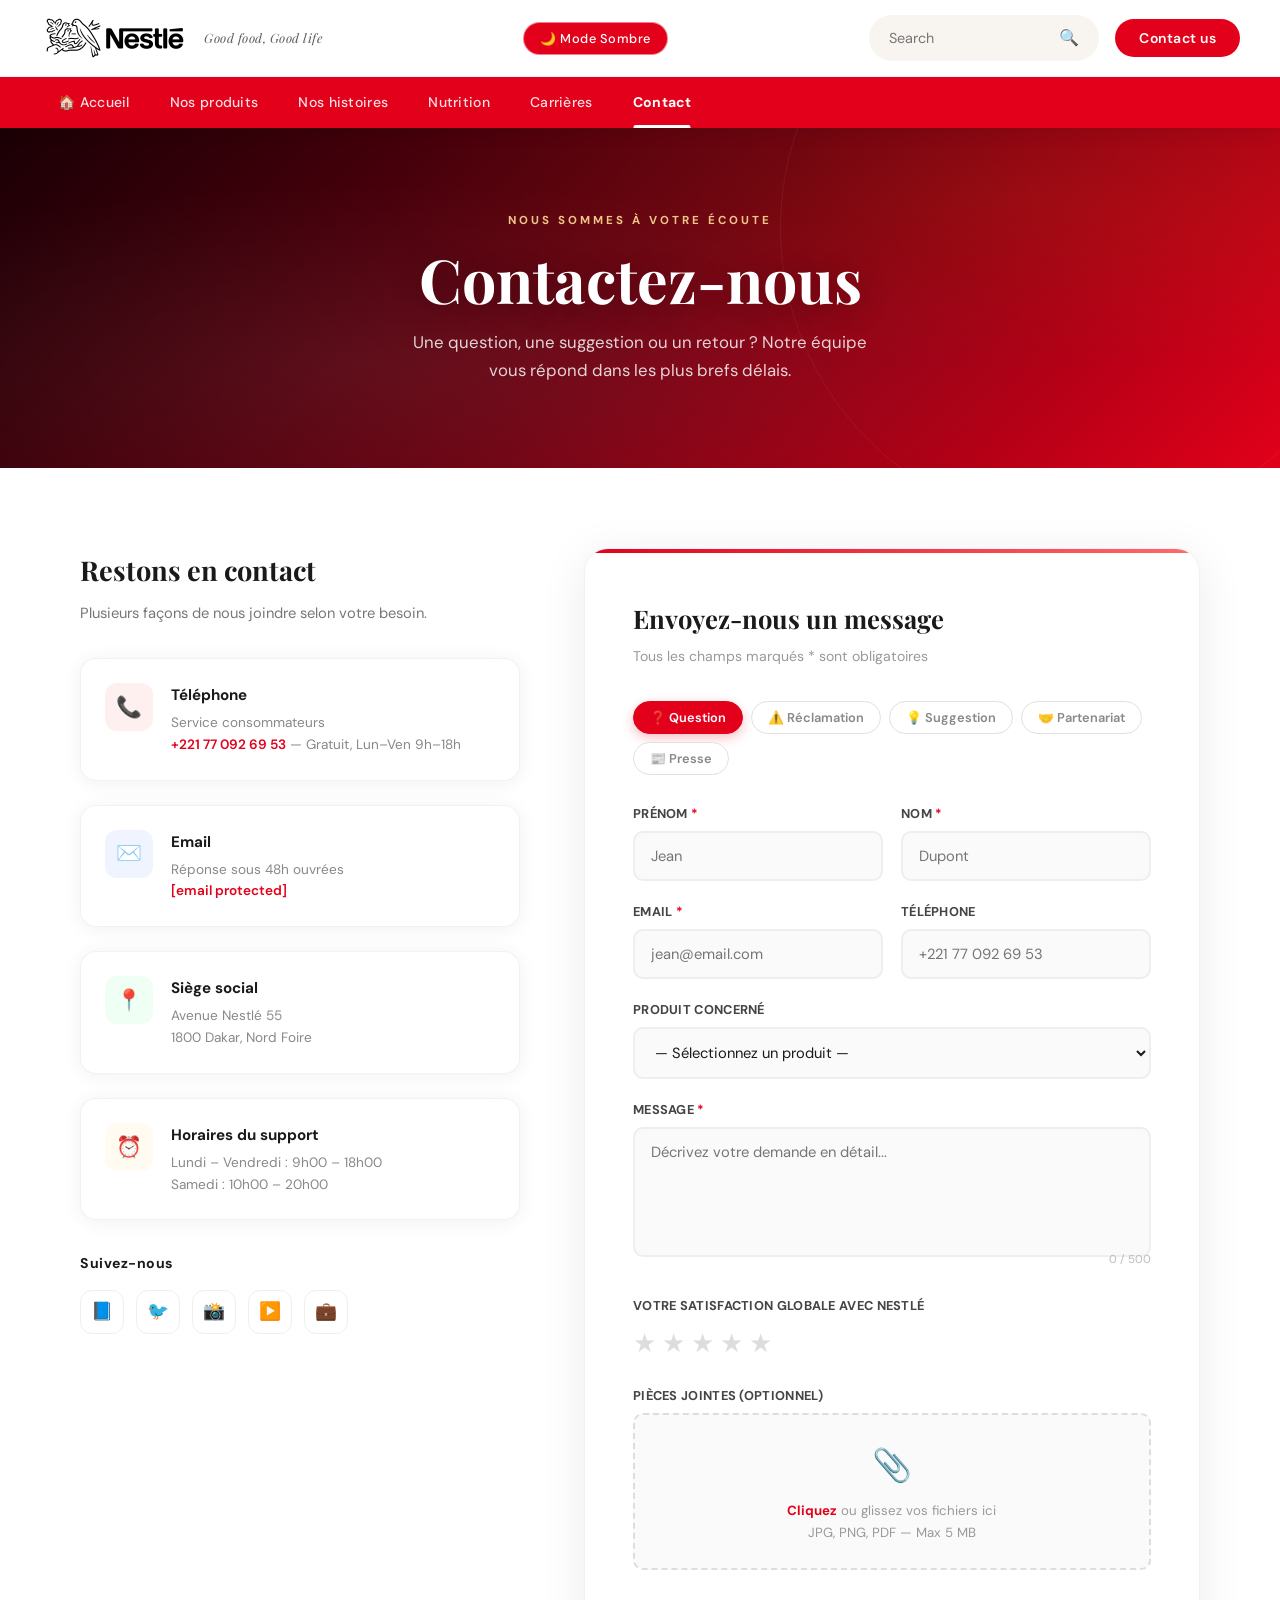
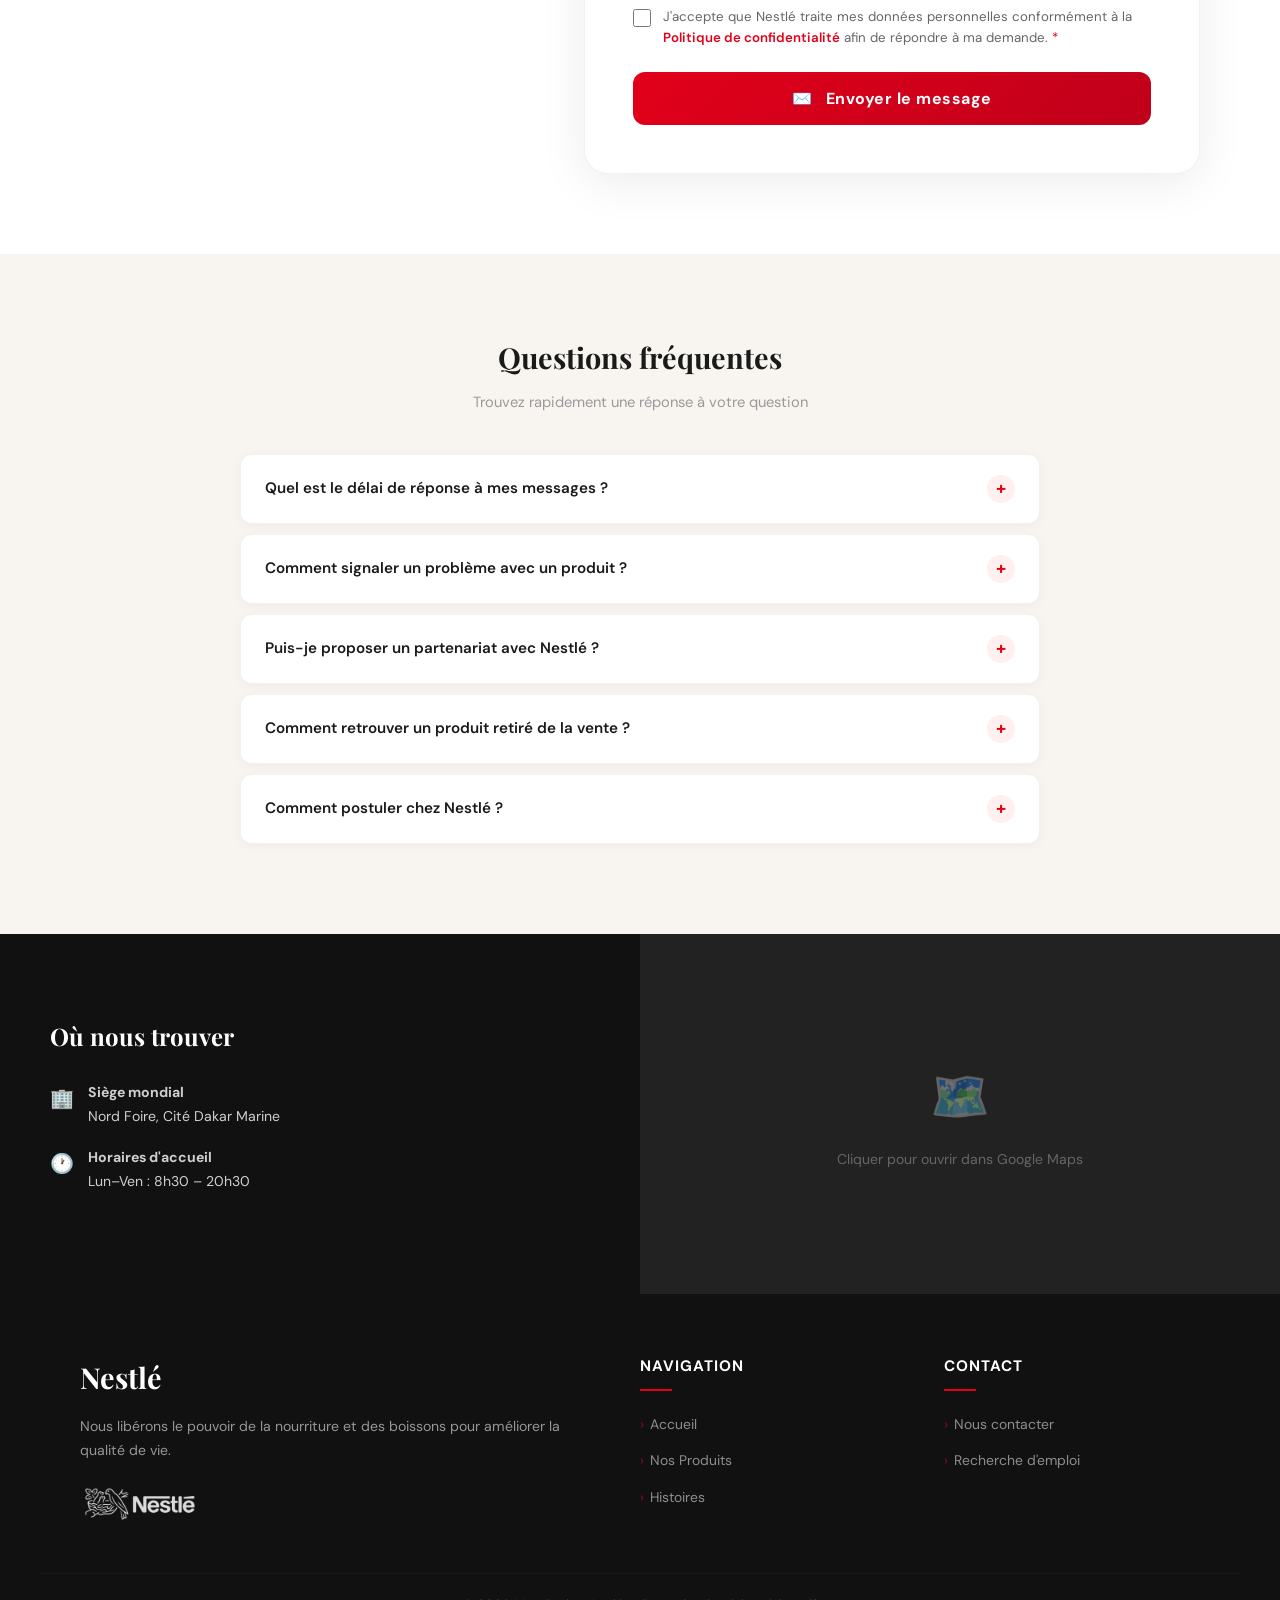
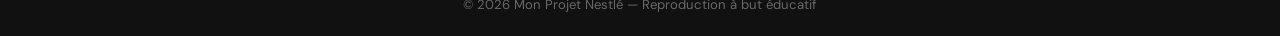
<file: contact.html>
<!DOCTYPE html>
<html lang="fr">
<head>
  <meta charset="UTF-8">
  <meta name="viewport" content="width=device-width, initial-scale=1.0">
  <title>Contact — Nestlé</title>
  <link rel="stylesheet" href="style.css">


</head>
<body>

  <!-- HEADER -->
  <header class="main-header">
    <div class="header-top">
      <div class="logo-area">
        <img src="image/Nestle-Logo-PNG10.png" alt="Nestlé" class="logo">
        <span class="tagline">Good food, Good life</span>
      </div>
      <button id="themeToggle" class="nestle-btn">🌙 Mode Sombre</button>
      <div class="header-right">
        <div class="search-container">
          <input type="text" placeholder="Search">
          <span class="search-icon">🔍</span>
        </div>
        <button class="btn-contact">Contact us</button>
      </div>
    </div>
    <nav class="main-nav">
      <ul>
        <li><a href="index.html">🏠 Accueil</a></li>
        <li><a href="produits.html">Nos produits</a></li>
        <li><a href="histoire.html">Nos histoires</a></li>
        <li><a href="nutrition.html">Nutrition</a></li>
        <li><a href="carriere.html">Carrières</a></li>
        <li><a href="contact.html" class="active">Contact</a></li>
      </ul>
    </nav>
  </header>

  <!-- HERO -->
  <section class="contact-hero">
    <div class="contact-hero-content">
      <span class="hero-label">Nous sommes à votre écoute</span>
      <h1>Contactez-nous</h1>
      <p>Une question, une suggestion ou un retour ? Notre équipe vous répond dans les plus brefs délais.</p>
    </div>
  </section>

  <!-- MAIN : Info + Formulaire -->
  <div class="contact-main">

    <!-- COLONNE GAUCHE : Infos -->
    <div class="contact-info">
      <div>
        <h2 class="contact-info-title">Restons en contact</h2>
        <p class="contact-info-subtitle">Plusieurs façons de nous joindre selon votre besoin.</p>
      </div>

      <div class="info-card">
        <div class="info-icon icon-red">📞</div>
        <div class="info-card-text">
          <h4>Téléphone</h4>
          <p>Service consommateurs<br>
            <a href="tel:+221770926953">+221 77 092 69 53</a> — Gratuit, Lun–Ven 9h–18h
          </p>
        </div>
      </div>

      <div class="info-card">
        <div class="info-icon icon-blue">✉️</div>
        <div class="info-card-text">
          <h4>Email</h4>
          <p>Réponse sous 48h ouvrées<br>
            <a href="/cdn-cgi/l/email-protection#a6ecd4c4c7c4c7c5c7d49595e6c1cbc7cfca88c5c9cb"><span class="__cf_email__" data-cfemail="763c0414171417151704454536111b171f1a5815191b">[email&#160;protected]</span></a>
          </p>
        </div>
      </div>

      <div class="info-card">
        <div class="info-icon icon-green">📍</div>
        <div class="info-card-text">
          <h4>Siège social</h4>
          <p>Avenue Nestlé 55<br>1800 Dakar, Nord Foire</p>
        </div>
      </div>

      <div class="info-card">
        <div class="info-icon icon-gold">⏰</div>
        <div class="info-card-text">
          <h4>Horaires du support</h4>
          <p>Lundi – Vendredi : 9h00 – 18h00<br>Samedi : 10h00 – 20h00</p>
        </div>
      </div>

      <div class="social-section">
        <h4>Suivez-nous</h4>
        <div class="social-links">
          <a class="social-btn s-fb" href="#" title="Facebook">📘</a>
          <a class="social-btn s-tw" href="#" title="Twitter">🐦</a>
          <a class="social-btn s-ig" href="#" title="Instagram">📸</a>
          <a class="social-btn s-yt" href="#" title="YouTube">▶️</a>
          <a class="social-btn s-li" href="#" title="LinkedIn">💼</a>
        </div>
      </div>
    </div>

    <!-- COLONNE DROITE : Formulaire -->
    <div class="contact-form-wrapper">

      <!-- Message de succès -->
      <div class="success-message" id="successMsg">
        <div class="success-icon">✅</div>
        <h3>Message envoyé !</h3>
        <p>Merci pour votre message. Notre équipe vous contactera dans les <strong>48 heures ouvrées</strong>. Un email de confirmation vous a été envoyé.</p>
        <button class="btn-reset" onclick="resetForm()">Envoyer un autre message</button>
      </div>

      <!-- Formulaire -->
      <div id="formContent">
        <h2 class="form-title">Envoyez-nous un message</h2>
        <p class="form-subtitle">Tous les champs marqués * sont obligatoires</p>

        <!-- Onglets sujet -->
        <div class="subject-tabs" id="subjectTabs">
          <button class="subject-tab active" data-val="question">❓ Question</button>
          <button class="subject-tab" data-val="reclamation">⚠️ Réclamation</button>
          <button class="subject-tab" data-val="suggestion">💡 Suggestion</button>
          <button class="subject-tab" data-val="partenariat">🤝 Partenariat</button>
          <button class="subject-tab" data-val="presse">📰 Presse</button>
        </div>
        <input type="hidden" id="selectedSubject" value="question">

        <form id="contactForm" novalidate>

          <div class="form-row">
            <div class="form-group">
              <label>Prénom <span>*</span></label>
              <input type="text" id="firstName" placeholder="Jean" autocomplete="given-name">
              <span class="error-msg" id="firstNameErr">⚠ Prénom requis</span>
            </div>
            <div class="form-group">
              <label>Nom <span>*</span></label>
              <input type="text" id="lastName" placeholder="Dupont" autocomplete="family-name">
              <span class="error-msg" id="lastNameErr">⚠ Nom requis</span>
            </div>
          </div>

          <div class="form-row">
            <div class="form-group">
              <label>Email <span>*</span></label>
              <input type="email" id="email" placeholder="jean@email.com" autocomplete="email">
              <span class="error-msg" id="emailErr">⚠ Email invalide</span>
            </div>
            <div class="form-group">
              <label>Téléphone</label>
              <input type="tel" id="phone" placeholder="+221 77 092 69 53" autocomplete="tel">
            </div>
          </div>

          <div class="form-group">
            <label>Produit concerné</label>
            <select id="product">
              <option value="">— Sélectionnez un produit —</option>
              <option>Nescafé</option>
              <option>KitKat</option>
              <option>Maggi</option>
              <option>Nestlé Vital</option>
              <option>S.Pellegrino</option>
              <option>Purina</option>
              <option>Häagen-Dazs</option>
              <option>Nesquik</option>
              <option>Garden Gourmet</option>
              <option>Perrier</option>
              <option>Autre</option>
            </select>
          </div>

          <div class="form-group">
            <label>Message <span>*</span></label>
            <textarea id="message" rows="5" placeholder="Décrivez votre demande en détail..."></textarea>
            <div class="char-count" id="charCount">0 / 500</div>
            <span class="error-msg" id="messageErr">⚠ Message requis (min. 20 caractères)</span>
          </div>

          <!-- Étoiles de satisfaction -->
          <div class="rating-group">
            <label>Votre satisfaction globale avec Nestlé</label>
            <div class="stars">
              <input type="radio" name="rating" id="s5" value="5"><label for="s5">★</label>
              <input type="radio" name="rating" id="s4" value="4"><label for="s4">★</label>
              <input type="radio" name="rating" id="s3" value="3"><label for="s3">★</label>
              <input type="radio" name="rating" id="s2" value="2"><label for="s2">★</label>
              <input type="radio" name="rating" id="s1" value="1"><label for="s1">★</label>
            </div>
          </div>

          <!-- Upload fichier -->
          <div class="form-group">
            <label>Pièces jointes (optionnel)</label>
            <div class="file-upload-area" id="dropZone">
              <div class="upload-icon">📎</div>
              <p><strong>Cliquez</strong> ou glissez vos fichiers ici</p>
              <p>JPG, PNG, PDF — Max 5 MB</p>
              <input type="file" id="fileInput" multiple accept=".jpg,.jpeg,.png,.pdf">
            </div>
            <div class="file-preview" id="filePreview"></div>
          </div>

          <!-- Consentement -->
          <div class="checkbox-group">
            <input type="checkbox" id="consent" required>
            <label for="consent">
              J'accepte que Nestlé traite mes données personnelles conformément à la
              <a href="#">Politique de confidentialité</a> afin de répondre à ma demande.
              <span style="color:#e2001a">*</span>
            </label>
          </div>
          <span class="error-msg" id="consentErr" style="margin-top:-18px;margin-bottom:16px;display:none;">
            ⚠ Vous devez accepter pour continuer
          </span>

          <button type="submit" class="btn-submit" id="submitBtn">
            <span class="btn-text">✉️ &nbsp; Envoyer le message</span>
            <span class="btn-loader"><div class="spinner"></div></span>
          </button>

        </form>
      </div>
    </div>
  </div>

  <!-- FAQ -->
  <section class="faq-section">
    <div class="faq-inner">
      <h2>Questions fréquentes</h2>
      <p class="faq-sub">Trouvez rapidement une réponse à votre question</p>

      <div class="faq-item">
        <div class="faq-question">Quel est le délai de réponse à mes messages ? <span class="faq-icon">+</span></div>
        <div class="faq-answer">Notre équipe s'engage à répondre à toutes les demandes dans un délai de 48 heures ouvrées. Pour les urgences, appelez notre service consommateurs au +221 77 092 69 53.</div>
      </div>

      <div class="faq-item">
        <div class="faq-question">Comment signaler un problème avec un produit ? <span class="faq-icon">+</span></div>
        <div class="faq-answer">Sélectionnez "Réclamation" dans les onglets du formulaire, précisez le produit concerné et joignez si possible une photo. Vous pouvez aussi appeler directement notre service consommateurs.</div>
      </div>

      <div class="faq-item">
        <div class="faq-question">Puis-je proposer un partenariat avec Nestlé ? <span class="faq-icon">+</span></div>
        <div class="faq-answer">Oui ! Sélectionnez "Partenariat" dans les onglets et décrivez votre projet. Notre équipe de développement commercial examinera votre proposition et vous contactera.</div>
      </div>

      <div class="faq-item">
        <div class="faq-question">Comment retrouver un produit retiré de la vente ? <span class="faq-icon">+</span></div>
        <div class="faq-answer">Certains produits sont régionaux ou saisonniers. Contactez-nous via le formulaire avec le nom du produit, nous vérifierons sa disponibilité dans votre région.</div>
      </div>

      <div class="faq-item">
        <div class="faq-question">Comment postuler chez Nestlé ? <span class="faq-icon">+</span></div>
        <div class="faq-answer">Consultez notre page <a href="carriere.html" style="color:#e2001a;font-weight:600">Carrières</a> pour toutes les offres disponibles. Vous pouvez aussi déposer une candidature spontanée directement sur notre portail emploi.</div>
      </div>
    </div>
  </section>

  <!-- CARTE / ADRESSE -->
  <section class="map-section">
    <div class="map-info">
      <h3>Où nous trouver</h3>
      <div class="address-item">
        <span class="addr-icon">🏢</span>
        <div class="addr-text">
          <strong>Siège mondial</strong>
          Nord Foire, Cité Dakar Marine
        </div>
      </div>
      <div class="address-item">
        <span class="addr-icon">🕐</span>
        <div class="addr-text">
          <strong>Horaires d'accueil</strong>
          Lun–Ven : 8h30 – 20h30
        </div>
      </div>
    </div>
    <div class="map-placeholder" onclick="window.open('https://maps.app.goo.gl/fjYU6WBmkwMrqDPN9')">
      <div class="map-icon">🗺️</div>
      <p>Cliquer pour ouvrir dans Google Maps</p>
    </div>
  </section>

  <!-- FOOTER -->
  <footer class="main-footer">
    <div class="footer-container">
      <div class="footer-column brand-info">
        <h2 class="footer-logo">Nestlé</h2>
        <p>Nous libérons le pouvoir de la nourriture et des boissons pour améliorer la qualité de vie.</p>
        <img src="image/Nestle-Logo-PNG10.png" width="120" alt="Nestlé logo">
      </div>
      <div class="footer-column">
        <h3>Navigation</h3>
        <ul>
          <li><a href="index.html">Accueil</a></li>
          <li><a href="produits.html">Nos Produits</a></li>
          <li><a href="histoire.html">Histoires</a></li>
        </ul>
      </div>
      <div class="footer-column">
        <h3>Contact</h3>
        <ul>
          <li><a href="contact.html">Nous contacter</a></li>
          <li><a href="carriere.html">Recherche d'emploi</a></li>
        </ul>
      </div>
    </div>
    <div class="footer-bottom">
      <p>&copy; 2026 Mon Projet Nestlé — Reproduction à but éducatif</p>
    </div>
  </footer>

  <button i
</file>
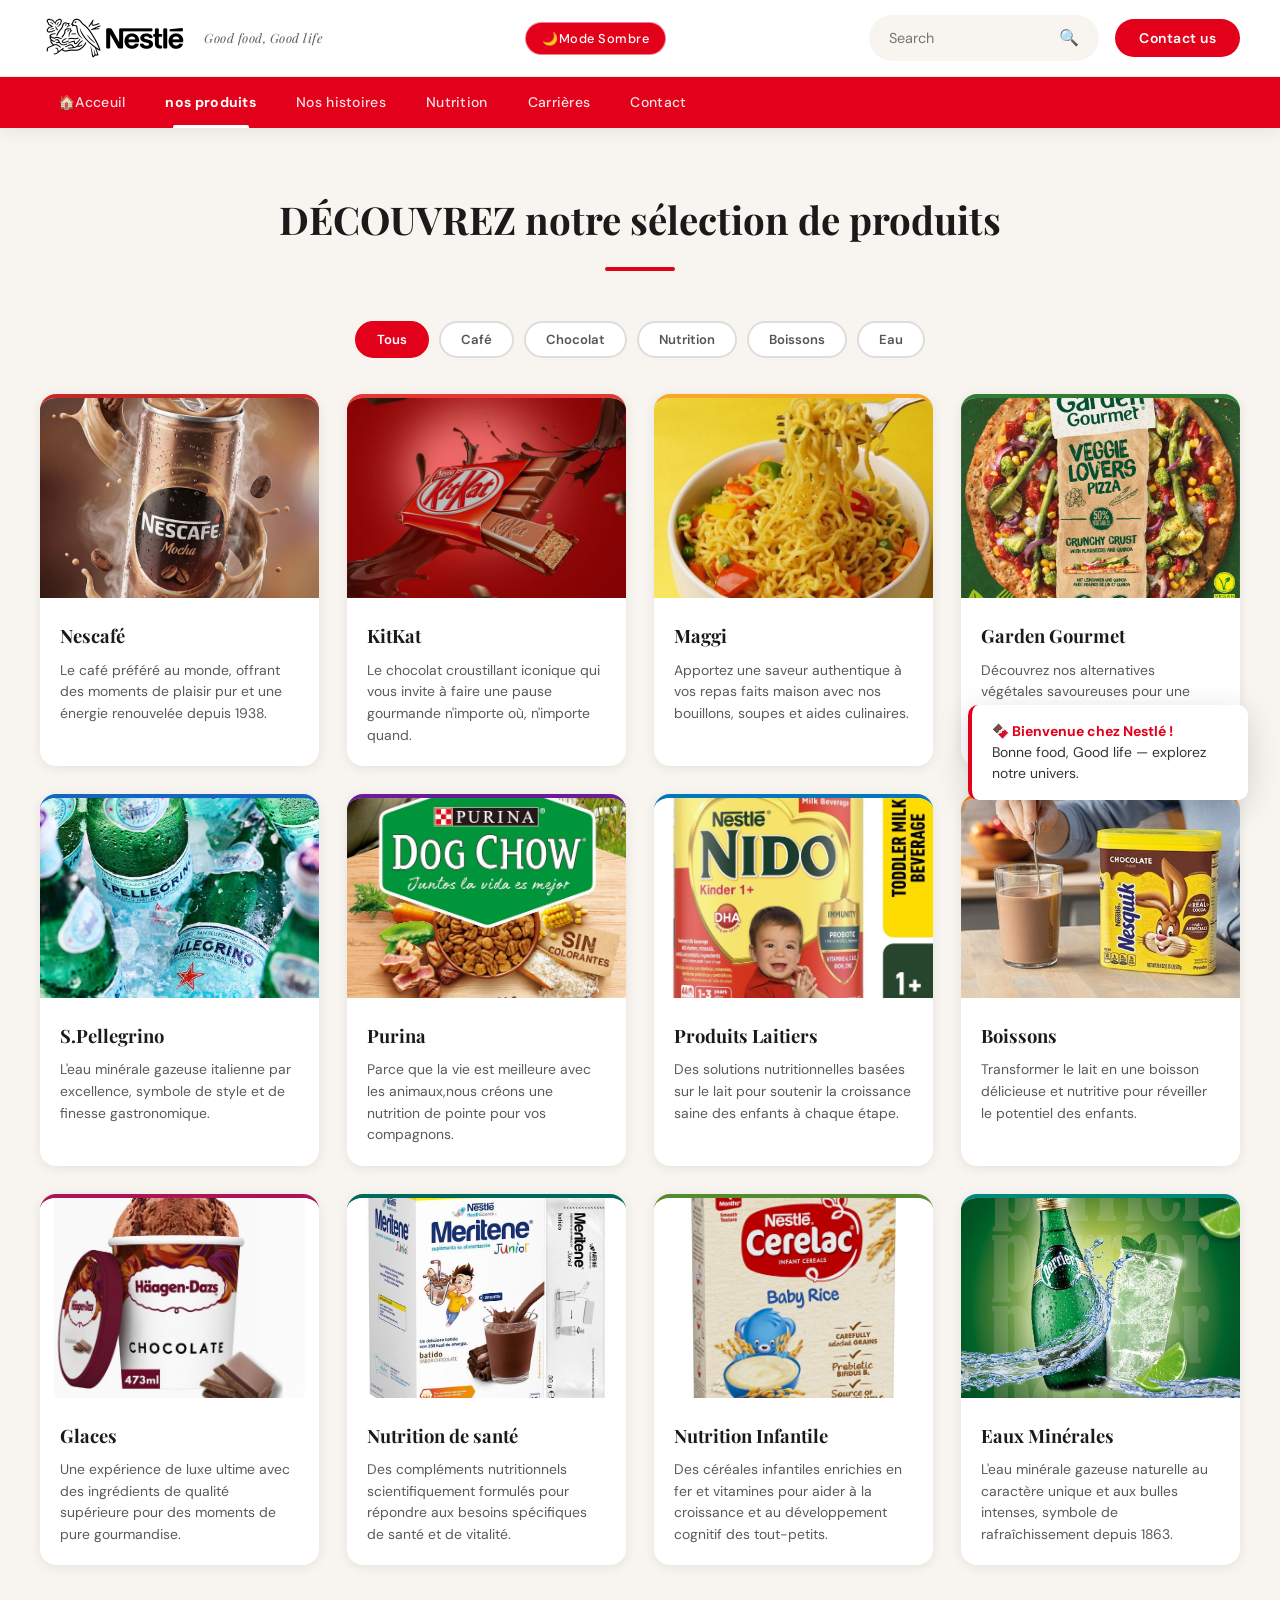
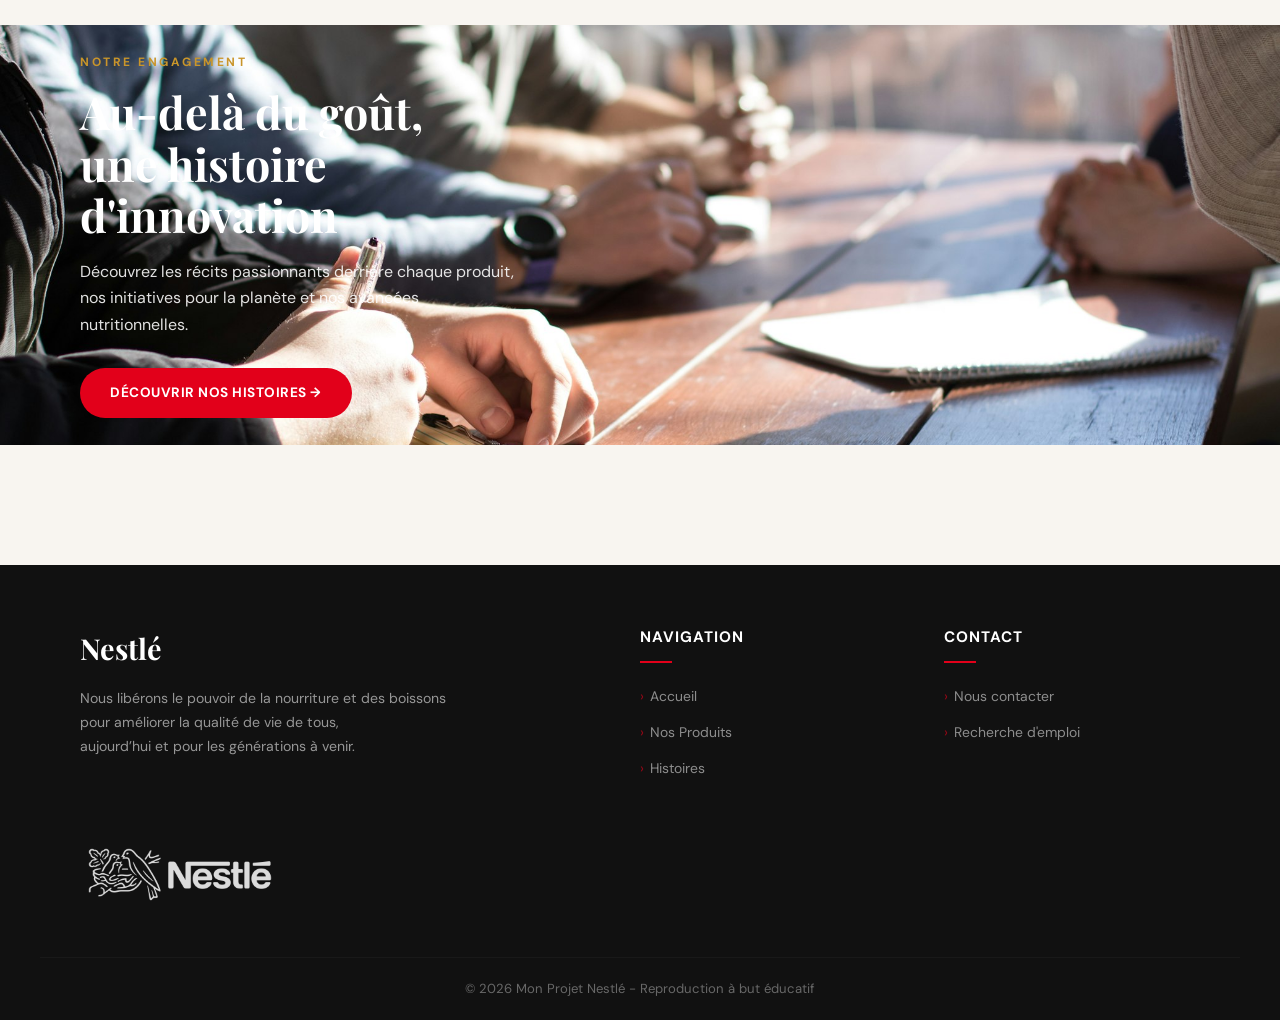
<file: produits.html>
<!DOCTYPE html>
<html lang="fr">
<head>
    <meta charset="UTF-8">
    <meta name="viewport" content="width=device-width, initial-scale=1.0">
    <title>Nestlé - Good food, Good life</title>
    <link rel="stylesheet" href="style.css">
</head>
<body>

    <header class="main-header">
        <div class="header-top">
            <div class="logo-area">
                <img src="image/Nestle-Logo-PNG10.png" alt="Nestlé" class="logo">
                <span class="tagline">Good food, Good life</span>
            </div>
  <button id="themeToggle" class="nestle-btn">🌙Mode Sombre</button>
            <div class="header-right">
                <div class="search-container">
                    <input type="text" placeholder="Search">
                    <span class="search-icon">🔍</span>
                </div>
               
                <button class="btn-contact">Contact us</button>
            </div>
        </div>

        <nav class="main-nav">
           
            <ul>
                <li><a href="index.html">🏠Acceuil</a></li>
                <li><a href="produits.html">nos produits</a></li>
                <li><a href="histoire.html">Nos histoires </a></li>
                 <li><a href="nutrition.html">Nutrition</a></li>
                <li><a href="carriere.html">Carrières</a></li>
                <li><a href="contact.html">Contact</a></li>
            </ul>
        </nav>
    </header>

   <main>
    <section class="products-container">
        <h1 class="products-main-title">DÉCOUVREZ notre sélection de produits</h1>

        <div class="products-detailed-grid">
            
            <div class="detailed-card card-nescafe">
                <img src="image/P CAFE.jpeg" alt="Nescafé">
                <div class="detailed-info">
                    <h3>Nescafé</h3>
                    <p>Le café préféré au monde, offrant des moments de plaisir pur et une énergie renouvelée depuis 1938.</p>
                </div>
            </div>

            <div class="detailed-card card-kitkat">
                <img src="image/PKITKAT.jpeg" alt="KitKat">
                <div class="detailed-info">
                    <h3>KitKat</h3>
                    <p>Le chocolat croustillant iconique qui vous invite à faire une pause gourmande n'importe où, n'importe quand.</p>
                </div>
            </div>

            <div class="detailed-card card-maggi">
                <img src="image/PMAGGI.jpeg" alt="Maggi">
                <div class="detailed-info">
                    <h3>Maggi</h3>
                    <p>Apportez une saveur authentique à vos repas faits maison avec nos bouillons, soupes et aides culinaires.</p>
                </div>
            </div>

            <div class="detailed-card card-garden">
                <img src="image/P GARDEN.jpeg" alt="Garden Gourmet">
                <div class="detailed-info">
                    <h3>Garden Gourmet</h3>
                    <p>Découvrez nos alternatives végétales savoureuses pour une alimentation durable sans compromis sur le goût.</p>
                </div>
            </div>

            <div class="detailed-card card-spellegrino">
                <img src="image/P PELLIGRINO.jpeg" alt="S.Pellegrino">
                <div class="detailed-info">
                    <h3>S.Pellegrino</h3>
                    <p>L'eau minérale gazeuse italienne par excellence, symbole de style et de finesse gastronomique.</p>
                </div>
            </div>

            <div class="detailed-card card-purina">
                <img src="image/P PURINA.jpeg" alt="Purina">
                <div class="detailed-info">
                    <h3>Purina</h3>
                    <p> Parce que la vie est meilleure avec les animaux,nous créons une nutrition de pointe pour vos compagnons.</p>
                </div>
            </div>
            <div class="detailed-card card-nido">
    <img src="image/nido.jpeg" alt="Nido">
    <div class="detailed-info">
        <h3>Produits Laitiers</h3>
        <p>Des solutions nutritionnelles basées sur le lait pour soutenir la croissance saine des enfants à chaque étape.</p>
    </div>
</div>

<div class="detailed-card card-nesquik">
    <img src="image/nesquik.jpeg" alt="Nesquik">
    <div class="detailed-info">
        <h3>Boissons</h3>
        <p>Transformer le lait en une boisson délicieuse et nutritive pour réveiller le potentiel des enfants.</p>
    </div>
</div>

<div class="detailed-card card-icecream">
    <img src="image/haagen.jpeg" alt="Häagen-Dazs">
    <div class="detailed-info">
        <h3>Glaces</h3>
        <p>Une expérience de luxe ultime avec des ingrédients de qualité supérieure pour des moments de pure gourmandise.</p>
    </div>
</div>

<div class="detailed-card card-health">
    <img src="image/meritene.jpeg" alt="Meritene">
    <div class="detailed-info">
        <h3>Nutrition de santé</h3>
        <p>Des compléments nutritionnels scientifiquement formulés pour répondre aux besoins spécifiques de santé et de vitalité.</p>
    </div>
</div>
<div class="detailed-card card-cerelac">
    <img src="image/cerelac.jpeg" alt="Cerelac">
    <div class="detailed-info">
        <h3>Nutrition Infantile</h3>
        <p>Des céréales infantiles enrichies en fer et vitamines pour aider à la croissance et au développement cognitif des tout-petits.</p>
    </div>
</div>

<div class="detailed-card card-perrier">
    <img src="image/perrier.jpeg" alt="Perrier">
    <div class="detailed-info">
        <h3>Eaux Minérales</h3>
        <p>L'eau minérale gazeuse naturelle au caractère unique et aux bulles intenses, symbole de rafraîchissement depuis 1863.</p>
    </div>
</div>

        </div>
    </section>
</main>
<main>
    <section class="transition-stories-banner">
        <div class="banner-overlay"></div> <img src="image/PHISTOIR.jpg" alt="Innovation Nestlé" class="banner-bg-image">
        
        <div class="banner-content">
            <span class="banner-subtitle">NOTRE ENGAGEMENT</span>
            <h2 class="banner-title">Au-delà du goût, <br>une histoire d'innovation</h2>
            <p class="banner-text">Découvrez les récits passionnants derrière chaque produit, nos initiatives pour la planète et nos avancées nutritionnelles.</p>
            <a href="histoire.html" class="btn-banner-link">DÉCOUVRIR NOS HISTOIRES &rarr;</a>
        </div>
    </section>
    
    <section class="products-container">
        </section>
</main>
    <footer class="main-footer">
    <div class="footer-container">
        <div class="footer-column brand-info">
            <h2 class="footer-logo">Nestlé</h2>
            <p>Nous libérons le pouvoir de la nourriture et des boissons  <br>pour améliorer la qualité de vie de tous,<br> aujourd’hui et pour les générations à venir.</p>
       <br> <br> <img src="image/Nestle-Logo-PNG10.png" width="200"> </div>

        <div class="footer-column">
            <h3>Navigation</h3>
            <ul>
                 <li><a href="index.html">Accueil</a></li>
                <li><a href="produits.html">Nos Produits</a></li>
                <li><a href="histoire.html">Histoires</a></li>
            </ul>
        </div>

        <div class="footer-column">
            <h3>Contact</h3>
            <ul>
                <li><a href="contact.html">Nous contacter</a></li>
                <li><a href="carriere.html">Recherche d'emploi</a></li>
            </ul>
        </div>
    </div>
    
    <div class="footer-bottom">
        <p>&copy; 2026 Mon Projet Nestlé - Reproduction à but éducatif</p>
    </div>
</footer>
</footer>
<script src="script.js"></script>
</body>
</html>
</file>
<file: style.css>
/* ============================================================
   NESTLÉ - Good food, Good life | style.css
   Design: Moderne & Élégant | Couleurs Nestlé officielles
   ============================================================ */

@import url('https://fonts.googleapis.com/css2?family=Playfair+Display:wght@400;600;700&family=DM+Sans:wght@300;400;500;600&display=swap');

/* ── Variables ─────────────────────────────────────────── */
:root {
  --nestle-red: #e2001a;
  --nestle-dark-red: #b0001a;
  --nestle-white: #ffffff;
  --nestle-light: #f8f5f0;
  --nestle-gray: #5a5a5a;
  --nestle-dark: #1a1a1a;
  --nestle-gold: #c9952a;

  --color-green: #2d7d46;
  --color-purple: #6a3d8f;
  --color-lime: #6ab04c;
  --color-pink: #e91e8c;
  --color-blue: #1565c0;
  --color-yellow: #f9a825;

  --transition: all 0.35s cubic-bezier(0.4, 0, 0.2, 1);
  --shadow-sm: 0 2px 12px rgba(0,0,0,0.08);
  --shadow-md: 0 8px 32px rgba(0,0,0,0.12);
  --shadow-lg: 0 20px 60px rgba(0,0,0,0.18);
  --radius: 16px;
  --radius-sm: 8px;
}

/* ── Reset & Base ────────────────────────────────────────── */
*, *::before, *::after { box-sizing: border-box; margin: 0; padding: 0; }

html { scroll-behavior: smooth; font-size: 16px; }

body {
  font-family: 'DM Sans', sans-serif;
  background: var(--nestle-white);
  color: var(--nestle-dark);
  line-height: 1.65;
  overflow-x: hidden;
  transition: background 0.4s ease, color 0.4s ease;
}

img { max-width: 100%; height: auto; display: block; }
a { text-decoration: none; color: inherit; }
ul { list-style: none; }
button { cursor: pointer; border: none; background: none; font-family: inherit; }

/* ── Dark Mode ───────────────────────────────────────────── */
body.dark-mode {
  --nestle-white: #0f0f0f;
  --nestle-light: #1c1c1c;
  --nestle-dark: #f0ece6;
  --nestle-gray: #aaaaaa;
  background: #0f0f0f;
  color: #f0ece6;
}
body.dark-mode .main-header { background: #111; border-bottom: 1px solid #2a2a2a; }
body.dark-mode .main-nav { background: #0d0d0d; }
body.dark-mode .service-card,
body.dark-mode .expert-card,
body.dark-mode .detailed-card,
body.dark-mode .theme-card,
body.dark-mode .news-item { background: #1c1c1c; border-color: #2a2a2a; }
body.dark-mode .main-footer { background: #080808; }
body.dark-mode input { background: #2a2a2a; color: #f0ece6; border-color: #3a3a3a; }

/* ════════════════════════════════════════════════════════
   HEADER
════════════════════════════════════════════════════════ */
.main-header {
  position: sticky;
  top: 0;
  z-index: 1000;
  background: var(--nestle-white);
  box-shadow: 0 2px 20px rgba(0,0,0,0.08);
  transition: var(--transition);
}

.main-header.scrolled {
  box-shadow: 0 4px 30px rgba(226,0,26,0.15);
}

.header-top {
  display: flex;
  align-items: center;
  justify-content: space-between;
  padding: 12px 40px;
  border-bottom: 1px solid rgba(0,0,0,0.06);
}

/* Logo */
.logo-area {
  display: flex;
  align-items: center;
  gap: 14px;
}
.logo-area .logo {
  height: 52px;
  width: auto;
  transition: transform 0.3s ease;
}
.logo-area .logo:hover { transform: scale(1.05); }

.tagline {
  font-family: 'Playfair Display', serif;
  font-size: 0.8rem;
  color: var(--nestle-gray);
  font-style: italic;
  letter-spacing: 0.5px;
}

/* Header right */
.header-right {
  display: flex;
  align-items: center;
  gap: 16px;
}

/* Search */
.search-container {
  display: flex;
  align-items: center;
  background: var(--nestle-light);
  border-radius: 50px;
  padding: 8px 18px;
  gap: 10px;
  border: 2px solid transparent;
  transition: var(--transition);
}
.search-container:focus-within {
  border-color: var(--nestle-red);
  background: white;
  box-shadow: 0 0 0 4px rgba(226,0,26,0.08);
}
.search-container input {
  border: none;
  background: transparent;
  font-size: 0.9rem;
  width: 160px;
  outline: none;
  color: var(--nestle-dark);
  font-family: 'DM Sans', sans-serif;
}
.search-icon { font-size: 1rem; }

/* Buttons */
.nestle-btn, .btn-contact, .btn-brands, .btn-all-news, .btn-banner-link,
.read-more, .card-link {
  display: inline-flex;
  align-items: center;
  gap: 8px;
  padding: 10px 24px;
  border-radius: 50px;
  font-weight: 600;
  font-size: 0.875rem;
  letter-spacing: 0.5px;
  transition: var(--transition);
  position: relative;
  overflow: hidden;
}

.nestle-btn, .btn-contact {
  background: var(--nestle-red);
  color: white;
}
.nestle-btn::after, .btn-contact::after {
  content: '';
  position: absolute;
  inset: 0;
  background: white;
  opacity: 0;
  transition: opacity 0.2s;
}
.nestle-btn:hover::after, .btn-contact:hover::after { opacity: 0.12; }
.nestle-btn:hover, .btn-contact:hover {
  transform: translateY(-2px);
  box-shadow: 0 8px 24px rgba(226,0,26,0.35);
}

.btn-outline {
  background: transparent;
  border: 2px solid var(--nestle-red);
  color: var(--nestle-red);
  padding: 8px 18px;
  border-radius: 50px;
  font-weight: 600;
  font-size: 0.8rem;
  transition: var(--transition);
  font-family: 'DM Sans', sans-serif;
  cursor: pointer;
}
.btn-outline:hover {
  background: var(--nestle-red);
  color: white;
  transform: translateY(-2px);
  box-shadow: 0 6px 20px rgba(226,0,26,0.3);
}

/* ════════════════════════════════════════════════════════
   NAVIGATION
════════════════════════════════════════════════════════ */
.main-nav {
  background: var(--nestle-red);
  display: flex;
  align-items: center;
  justify-content: space-between;
  padding: 0 40px;
}

.main-nav ul {
  display: flex;
  align-items: center;
  gap: 4px;
}

.main-nav ul li a {
  display: block;
  color: rgba(255,255,255,0.88);
  font-weight: 500;
  font-size: 0.875rem;
  padding: 14px 18px;
  letter-spacing: 0.3px;
  position: relative;
  transition: var(--transition);
}
.main-nav ul li a::after {
  content: '';
  position: absolute;
  bottom: 0;
  left: 50%;
  transform: translateX(-50%);
  width: 0;
  height: 3px;
  background: white;
  border-radius: 2px 2px 0 0;
  transition: width 0.3s ease;
}
.main-nav ul li a:hover { color: white; }
.main-nav ul li a:hover::after { width: 60%; }
.main-nav ul li a.active { color: white; font-weight: 700; }
.main-nav ul li a.active::after { width: 60%; }

#themeToggle {
  margin: 8px 0;
  padding: 7px 16px;
  border-radius: 50px;
  border: 1.5px solid rgba(255,255,255,0.5);
  color: white;
  font-size: 0.8rem;
  font-weight: 500;
  transition: var(--transition);
}
#themeToggle:hover {
  background: rgba(255,255,255,0.2);
  border-color: white;
}

/* ════════════════════════════════════════════════════════
   HERO SLIDER
════════════════════════════════════════════════════════ */
.hero-slider {
  position: relative;
  height: 580px;
  overflow: hidden;
  width: 100vw;
  margin-left: calc(-50vw + 50%);
}
#btn-1:checked ~ .slider-container { 
  transform: translateX(0%); 
}

#btn-2:checked ~ .slider-container { 
  transform: translateX(-50%); 
}
.slider-container {
  display: flex;
  height: 100%;
  width: 200%;
  margin: 0;
  padding: 0;
  transition: transform 0.7s cubic-bezier(0.77, 0, 0.175, 1);
}

.slide {
  width: 50%;
  height: 100%;
  position: relative;
  flex-shrink: 0;
  overflow: hidden;
}

.slide.s1 { background: #1a0a0a; }
.slide.s2 { background: #0a1a2a; }

.slide-bg {
  position: absolute;
  inset: 0;
  width: 100%;
  height: 100%;
  object-fit: cover;
  opacity: 0.75;
  z-index: 0;
}

.hero-content {
  position: absolute;
  bottom: 80px;
  left: 60px;
  color: white;
  max-width: 550px;
  z-index: 1;
}

.arrow {
  position: absolute;
  top: 50%;
  transform: translateY(-50%);
  z-index: 2;
}

.slide::before {
  content: '';
  position: absolute;
  inset: 0;
  background: url('data:image/svg+xml,<svg xmlns="http://www.w3.org/2000/svg" viewBox="0 0 800 600"><circle cx="600" cy="100" r="300" fill="rgba(255,255,255,0.03)"/><circle cx="100" cy="500" r="200" fill="rgba(255,255,255,0.02)"/></svg>') no-repeat center;
  background-size: cover;
}

.hero-content {
  position: absolute;
  bottom: 100px;
  left: 80px;
  color: white;
  max-width: 550px;
  animation: slideUp 0.8s ease forwards;
}

@keyframes slideUp {
  from { opacity: 0; transform: translateY(30px); }
  to   { opacity: 1; transform: translateY(0); }
}

.hero-content h1 {
  font-family: 'Playfair Display', serif;
  font-size: clamp(2.5rem, 5vw, 4rem);
  font-weight: 700;
  line-height: 1.1;
  margin-bottom: 18px;
  text-shadow: 0 4px 20px rgba(0,0,0,0.3);
}
.hero-content p {
  font-size: 1.15rem;
  opacity: 0.9;
  margin-bottom: 32px;
  font-weight: 300;
}

.read-more {
  background: white;
  color: var(--nestle-red);
  font-weight: 700;
  padding: 14px 32px;
}
.read-more:hover {
  background: var(--nestle-red);
  color: white;
  transform: translateY(-3px);
  box-shadow: 0 12px 32px rgba(0,0,0,0.25);
}

/* Arrows */
.arrow {
  position: absolute;
  top: 50%;
  transform: translateY(-50%);
  font-size: 2.5rem;
  color: rgba(255,255,255,0.7);
  cursor: pointer;
  z-index: 10;
  width: 54px;
  height: 54px;
  display: flex;
  align-items: center;
  justify-content: center;
  border-radius: 50%;
  background: rgba(255,255,255,0.1);
  backdrop-filter: blur(10px);
  border: 1.5px solid rgba(255,255,255,0.25);
  transition: var(--transition);
  user-select: none;
}
.arrow:hover {
  background: rgba(255,255,255,0.25);
  color: white;
  transform: translateY(-50%) scale(1.1);
}
.arrow-prev { left: 24px; }
.arrow-next { right: 24px; }

/* Slider dots */
.hero-slider::after {
  content: '';
  position: absolute;
  bottom: 30px;
  left: 50%;
  transform: translateX(-50%);
  display: block;
}

/* ════════════════════════════════════════════════════════
   SERVICES GRID
════════════════════════════════════════════════════════ */
.services-grid {
  display: grid;
  grid-template-columns: repeat(auto-fit, minmax(260px, 1fr));
  gap: 24px;
  padding: 60px 40px;
  background: var(--nestle-light);
}

.service-card {
  background: white;
  border-radius: var(--radius);
  overflow: hidden;
  box-shadow: var(--shadow-sm);
  transition: var(--transition);
  display: flex;
  flex-direction: column;
}
.service-card:hover {
  transform: translateY(-8px);
  box-shadow: var(--shadow-lg);
}

.card-top {
  position: relative;
  height: 200px;
  overflow: hidden;
}
.card-top img {
  width: 100%;
  height: 100%;
  object-fit: cover;
  transition: transform 0.5s ease;
}
.service-card:hover .card-top img { transform: scale(1.08); }

.card-label {
  position: absolute;
  top: 16px;
  left: 16px;
  padding: 5px 14px;
  border-radius: 50px;
  font-size: 0.72rem;
  font-weight: 700;
  letter-spacing: 1px;
  color: white;
  text-transform: uppercase;
}

.color-green .card-label { background: var(--color-green); }
.color-purple .card-label { background: var(--color-purple); }
.color-lime .card-label { background: var(--color-lime); }
.color-pink .card-label { background: var(--color-pink); }

.card-bottom { padding: 22px; flex: 1; display: flex; flex-direction: column; }
.card-bottom h3 {
  font-family: 'Playfair Display', serif;
  font-size: 1.2rem;
  margin-bottom: 10px;
  color: var(--nestle-dark);
}
.card-bottom p { font-size: 0.9rem; color: var(--nestle-gray); flex: 1; margin-bottom: 18px; line-height: 1.6; }

.card-link {
  align-self: flex-start;
  color: var(--nestle-red);
  font-weight: 700;
  font-size: 0.8rem;
  letter-spacing: 0.5px;
  text-transform: uppercase;
  padding: 0;
  gap: 6px;
  transition: var(--transition);
}
.card-link:hover { gap: 14px; color: var(--nestle-dark-red); }

/* ════════════════════════════════════════════════════════
   NEWS BANNER
════════════════════════════════════════════════════════ */
.news-banner {
  background: var(--nestle-red);
  padding: 50px 40px;
}

.news-container {
  max-width: 1200px;
  margin: 0 auto;
  display: grid;
  grid-template-columns: 280px 1fr;
  gap: 40px;
  align-items: start;
}

.news-intro h2 {
  font-family: 'Playfair Display', serif;
  font-size: 2rem;
  color: white;
  margin-bottom: 16px;
  line-height: 1.2;
}

.btn-all-news {
  background: white;
  color: var(--nestle-red);
  font-weight: 700;
  padding: 10px 22px;
  font-size: 0.82rem;
}
.btn-all-news:hover {
  background: var(--nestle-dark);
  color: white;
  transform: translateY(-2px);
}

.news-list { display: flex; flex-direction: column; gap: 2px; }

.news-item {
  background: rgba(255,255,255,0.08);
  backdrop-filter: blur(10px);
  border: 1px solid rgba(255,255,255,0.15);
  border-radius: var(--radius-sm);
  padding: 18px 22px;
  color: white;
  transition: var(--transition);
  cursor: pointer;
}
.news-item:hover {
  background: rgba(255,255,255,0.18);
  transform: translateX(6px);
}
.news-date {
  font-size: 0.75rem;
  font-weight: 700;
  letter-spacing: 1.5px;
  opacity: 0.7;
  margin-bottom: 6px;
  text-transform: uppercase;
}
.news-item p { font-size: 0.92rem; opacity: 0.95; }

/* ════════════════════════════════════════════════════════
   BRANDS SECTION
════════════════════════════════════════════════════════ */
.brands-section {
  padding: 70px 40px;
  text-align: center;
  background: white;
}
.brands-section h2 {
  font-family: 'Playfair Display', serif;
  font-size: 1.8rem;
  margin-bottom: 50px;
  color: var(--nestle-dark);
  position: relative;
  display: inline-block;
}
.brands-section h2::after {
  content: '';
  position: absolute;
  bottom: -12px;
  left: 50%;
  transform: translateX(-50%);
  width: 60px;
  height: 3px;
  background: var(--nestle-red);
  border-radius: 2px;
}

.brands-wrapper { overflow: hidden; }

.brands-container {
  display: flex;
  gap: 32px;
  justify-content: center;
  flex-wrap: wrap;
  padding: 10px 0;
}

.brand-item {
  display: flex;
  flex-direction: column;
  align-items: center;
  gap: 12px;
  cursor: pointer;
  transition: var(--transition);
}
.brand-item:hover { transform: translateY(-8px); }

.brand-circle {
  width: 100px;
  height: 100px;
  border-radius: 50%;
  display: flex;
  align-items: center;
  justify-content: center;
  overflow: hidden;
  box-shadow: var(--shadow-md);
  transition: var(--transition);
  border: 3px solid transparent;
}
.brand-item:hover .brand-circle {
  box-shadow: var(--shadow-lg);
  transform: scale(1.08);
  border-color: var(--nestle-red);
}
.brand-circle img { width: 100%; height: 100%; object-fit: cover; }

.brand-circle.yellow  { background: #fff9e6; }
.brand-circle.white   { background: #f5f5f5; border: 2px solid #ddd; }
.brand-circle.red     { background: #fff0f0; }
.brand-circle.light-blue { background: #e8f4fd; }
.brand-circle.green   { background: #e8f5e9; }
.brand-circle.border  { background: white; border: 2px solid #e0e0e0; }

.brands-footer { margin-top: 44px; }
.btn-brands {
  background: var(--nestle-red);
  color: white;
  padding: 12px 32px;
  border-radius: 50px;
  font-weight: 700;
  font-size: 0.875rem;
  transition: var(--transition);
  display: inline-block;
}
.btn-brands:hover {
  background: var(--nestle-dark-red);
  transform: translateY(-3px);
  box-shadow: 0 10px 28px rgba(226,0,26,0.35);
}

/* ════════════════════════════════════════════════════════
   PRODUCTS PAGE
════════════════════════════════════════════════════════ */
.products-container { padding: 60px 40px; background: var(--nestle-light); }

.products-main-title {
  font-family: 'Playfair Display', serif;
  font-size: clamp(1.8rem, 3vw, 2.5rem);
  text-align: center;
  margin-bottom: 50px;
  color: var(--nestle-dark);
  position: relative;
}
.products-main-title::after {
  content: '';
  display: block;
  width: 70px;
  height: 4px;
  background: var(--nestle-red);
  margin: 16px auto 0;
  border-radius: 2px;
}

.products-detailed-grid {
  display: grid;
  grid-template-columns: repeat(auto-fill, minmax(260px, 1fr));
  gap: 28px;
  max-width: 1300px;
  margin: 0 auto;
}

.detailed-card {
  background: white;
  border-radius: var(--radius);
  overflow: hidden;
  box-shadow: var(--shadow-sm);
  transition: var(--transition);
  position: relative;
}
.detailed-card:hover {
  transform: translateY(-10px) scale(1.02);
  box-shadow: var(--shadow-lg);
}
.detailed-card img {
  width: 100%;
  height: 200px;
  object-fit: cover;
  transition: transform 0.5s ease;
}
.detailed-card:hover img { transform: scale(1.06); }

.detailed-info {
  padding: 20px;
  border-top: 3px solid transparent;
  transition: border-color 0.3s;
}
.detailed-card:hover .detailed-info { border-color: var(--nestle-red); }
.detailed-info h3 {
  font-family: 'Playfair Display', serif;
  font-size: 1.15rem;
  margin-bottom: 8px;
}
.detailed-info p { font-size: 0.87rem; color: var(--nestle-gray); line-height: 1.55; }

/* Card color accents */
.card-nescafe  { border-top: 4px solid #c62828; }
.card-kitkat   { border-top: 4px solid #e53935; }
.card-maggi    { border-top: 4px solid #f9a825; }
.card-garden   { border-top: 4px solid #2e7d32; }
.card-spellegrino { border-top: 4px solid #1565c0; }
.card-purina   { border-top: 4px solid #6a1b9a; }
.card-nido     { border-top: 4px solid #0277bd; }
.card-nesquik  { border-top: 4px solid #f57f17; }
.card-icecream { border-top: 4px solid #ad1457; }
.card-health   { border-top: 4px solid #00695c; }
.card-cerelac  { border-top: 4px solid #558b2f; }
.card-perrier  { border-top: 4px solid #00897b; }

/* ════════════════════════════════════════════════════════
   TRANSITION BANNER
════════════════════════════════════════════════════════ */
.transition-stories-banner,
.transition-nutrition-banner {
  position: relative;
  height: 420px;
  overflow: hidden;
  display: flex;
  align-items: center;
}

.transition-stories-banner img,
.transition-nutrition-banner img {
  position: absolute;
  inset: 0;
  width: 100%;
  height: 100%;
  object-fit: cover;
}

.banner-overlay {
  position: absolute;
  inset: 0;
  background: linear-gradient(90deg, rgba(0,0,0,0.75) 0%, rgba(0,0,0,0.2) 100%);
}

.banner-content {
  position: relative;
  z-index: 2;
  color: white;
  padding: 0 80px;
  max-width: 600px;
}
.banner-subtitle {
  display: block;
  font-size: 0.75rem;
  font-weight: 700;
  letter-spacing: 2.5px;
  text-transform: uppercase;
  color: var(--nestle-gold);
  margin-bottom: 14px;
}
.banner-title {
  font-family: 'Playfair Display', serif;
  font-size: clamp(1.8rem, 3.5vw, 2.8rem);
  line-height: 1.15;
  margin-bottom: 18px;
}
.banner-text {
  font-size: 1rem;
  opacity: 0.88;
  margin-bottom: 30px;
  line-height: 1.65;
}

.btn-banner-link {
  background: var(--nestle-red);
  color: white;
  padding: 14px 30px;
  font-weight: 700;
  border-radius: 50px;
  font-size: 0.85rem;
  letter-spacing: 0.5px;
  transition: var(--transition);
}
.btn-banner-link:hover {
  background: white;
  color: var(--nestle-red);
  transform: translateY(-3px);
  box-shadow: 0 12px 32px rgba(0,0,0,0.25);
}

/* ════════════════════════════════════════════════════════
   NUTRITION PAGE
════════════════════════════════════════════════════════ */
.nutrition-hero {
  position: relative;
  height: 400px;
  display: flex;
  align-items: center;
  justify-content: center;
  overflow: hidden;
}

.hero-bg-img {
  position: absolute;
  inset: 0;
  width: 100%;
  height: 100%;
  object-fit: cover;
}

.hero-overlay { position: absolute; inset: 0; background: rgba(0,0,0,0.3); }
.hero-content { position: relative; z-index: 2; text-align: center; color: white; }
.nutrition-hero h1 {
  font-family: 'Playfair Display', serif;
  font-size: clamp(2rem, 4vw, 3.5rem);
  font-weight: 700;
  text-shadow: 0 4px 20px rgba(0,0,0,0.3);
}

/* Nutrition intro */
.nutrition-intro { padding: 60px 40px; max-width: 860px; margin: 0 auto; }
.lead-text {
  font-family: 'Playfair Display', serif;
  font-size: 1.35rem;
  color: var(--nestle-dark);
  margin-bottom: 24px;
  line-height: 1.5;
}
.body-text { color: var(--nestle-gray); line-height: 1.8; margin-bottom: 16px; }

/* Stats section */
.nutrition-stats { background: var(--nestle-light); padding: 60px 40px; }
.stats-container { max-width: 1100px; margin: 0 auto; }
.stats-container h2 {
  font-family: 'Playfair Display', serif;
  font-size: 1.8rem;
  margin-bottom: 36px;
  color: var(--nestle-dark);
}

.charts-grid {
  display: grid;
  grid-template-columns: repeat(auto-fit, minmax(300px, 1fr));
  gap: 28px;
}

.chart-card {
  background: white;
  border-radius: var(--radius);
  padding: 28px;
  box-shadow: var(--shadow-sm);
  transition: var(--transition);
}
.chart-card:hover { box-shadow: var(--shadow-md); transform: translateY(-4px); }
.chart-card h3 { font-size: 0.95rem; font-weight: 600; margin-bottom: 6px; color: var(--nestle-dark); line-height: 1.4; }
.unit { font-size: 0.78rem; color: var(--nestle-gray); margin-bottom: 20px; }

.bar-group { display: flex; flex-direction: column; gap: 10px; }
.bar-row {
  display: flex;
  align-items: center;
  gap: 12px;
}
.bar-row span { font-size: 0.8rem; font-weight: 600; color: var(--nestle-gray); width: 36px; flex-shrink: 0; }
.bar {
  height: 28px;
  background: linear-gradient(90deg, var(--nestle-red), #ff6b6b);
  border-radius: 6px;
  display: flex;
  align-items: center;
  justify-content: flex-end;
  padding-right: 10px;
  font-size: 0.78rem;
  font-weight: 700;
  color: white;
  min-width: 40px;
  transition: width 1.2s cubic-bezier(0.4, 0, 0.2, 1);
  position: relative;
  overflow: hidden;
}
.bar::after {
  content: '';
  position: absolute;
  inset: 0;
  background: linear-gradient(90deg, transparent 60%, rgba(255,255,255,0.2));
}
.bar.blue-light { background: linear-gradient(90deg, #1565c0, #42a5f5); }

/* ODD Section */
.odd-section { padding: 60px 40px; background: white; }
.odd-section h2 {
  font-family: 'Playfair Display', serif;
  font-size: 1.8rem;
  margin-bottom: 30px;
  color: var(--nestle-dark);
}

.odd-grid {
  display: grid;
  grid-template-columns: repeat(auto-fill, minmax(160px, 1fr));
  gap: 16px;
  margin-bottom: 24px;
}
.odd-box {
  border-radius: var(--radius-sm);
  padding: 20px 16px;
  color: white;
  font-weight: 700;
  font-size: 0.85rem;
  transition: var(--transition);
  cursor: pointer;
}
.odd-box:hover { transform: scale(1.05); box-shadow: var(--shadow-md); }
.odd-box span {
  display: block;
  font-size: 2rem;
  font-weight: 900;
  margin-bottom: 6px;
  font-family: 'Playfair Display', serif;
}
.odd-footer { font-size: 0.88rem; color: var(--nestle-gray); }
.odd-footer a { color: var(--nestle-red); font-weight: 600; }

/* Approach banner */
.approach-banner {
  display: grid;
  grid-template-columns: 1fr 1fr;
  min-height: 360px;
}
.approach-image { overflow: hidden; }
.approach-image img { width: 100%; height: 100%; object-fit: cover; transition: transform 0.5s ease; }
.approach-image:hover img { transform: scale(1.05); }
.approach-text {
  background: var(--nestle-red);
  padding: 60px 50px;
  display: flex;
  align-items: center;
}
.approach-text h2 {
  font-family: 'Playfair Display', serif;
  font-size: 1.6rem;
  color: white;
  line-height: 1.4;
}

/* Strategic approach */
.strategic-approach { padding: 60px 40px; background: var(--nestle-light); }
.approach-grid {
  display: grid;
  grid-template-columns: repeat(auto-fit, minmax(220px, 1fr));
  gap: 24px;
  margin-top: 32px;
}
.approach-item {
  background: white;
  border-radius: var(--radius);
  overflow: hidden;
  box-shadow: var(--shadow-sm);
  transition: var(--transition);
}
.approach-item:hover { transform: translateY(-6px); box-shadow: var(--shadow-md); }
.approach-item img { width: 100%; height: 160px; object-fit: cover; }
.blue-title-box {
  background: #1565c0;
  color: white;
  padding: 14px 18px;
  font-weight: 600;
  font-size: 0.88rem;
  line-height: 1.4;
}

/* Themes grid */
.themes-grid { padding: 60px 40px; background: white; }
.cards-wrapper {
  display: grid;
  grid-template-columns: repeat(auto-fit, minmax(280px, 1fr));
  gap: 24px;
  margin-top: 32px;
}
.theme-card {
  border-radius: var(--radius);
  overflow: hidden;
  box-shadow: var(--shadow-sm);
  transition: var(--transition);
  cursor: pointer;
}
.theme-card:hover { transform: translateY(-8px); box-shadow: var(--shadow-lg); }
.theme-card img { width: 100%; height: 200px; object-fit: cover; transition: transform 0.5s ease; }
.theme-card:hover img { transform: scale(1.06); }
.theme-info {
  padding: 20px;
  background: white;
}
.theme-info h3 {
  font-family: 'Playfair Display', serif;
  font-size: 1.05rem;
  color: var(--nestle-dark);
}

/* ════════════════════════════════════════════════════════
   HISTOIRES PAGE
════════════════════════════════════════════════════════ */
.featured-stories { padding: 60px 40px; background: var(--nestle-light); }

.story-panel {
  display: grid;
  grid-template-columns: 1fr 1.2fr;
  border-radius: var(--radius);
  overflow: hidden;
  box-shadow: var(--shadow-md);
  margin-bottom: 32px;
  transition: var(--transition);
  min-height: 300px;
}
.story-panel:hover { transform: translateY(-6px); box-shadow: var(--shadow-lg); }
.story-panel:nth-child(even) { direction: rtl; }
.story-panel:nth-child(even) > * { direction: ltr; }

.panel-blue   { background: linear-gradient(135deg, #1565c0, #42a5f5); }
.panel-cyan   { background: linear-gradient(135deg, #006064, #00acc1); }
.panel-terra  { background: linear-gradient(135deg, #4e342e, #8d6e63); }

.panel-image { overflow: hidden; }
.panel-image img { width: 100%; height: 100%; object-fit: cover; transition: transform 0.5s ease; }
.story-panel:hover .panel-image img { transform: scale(1.06); }

.panel-content {
  padding: 48px 44px;
  color: white;
  display: flex;
  flex-direction: column;
  justify-content: center;
}
.label {
  font-size: 0.72rem;
  font-weight: 700;
  letter-spacing: 2px;
  text-transform: uppercase;
  opacity: 0.75;
  margin-bottom: 16px;
}
.title-with-icon { display: flex; align-items: flex-start; gap: 12px; margin-bottom: 18px; }
.title-with-icon h2 {
  font-family: 'Playfair Display', serif;
  font-size: 1.45rem;
  line-height: 1.3;
}
.white-icon { font-size: 1.5rem; flex-shrink: 0; }
.panel-content p { opacity: 0.88; font-size: 0.95rem; margin-bottom: 20px; line-height: 1.6; }

.action {
  display: inline-flex;
  align-items: center;
  justify-content: center;
  width: 42px;
  height: 42px;
  border-radius: 50%;
  background: rgba(255,255,255,0.2);
  color: white;
  font-size: 1.2rem;
  transition: var(--transition);
  cursor: pointer;
}
.action:hover { background: white; color: var(--nestle-red); transform: scale(1.1); }

/* Experts section */
.experts-section {
  padding: 70px 40px;
  background: white;
  text-align: center;
}
.experts-section h1 {
  font-family: 'Playfair Display', serif;
  font-size: 2rem;
  margin-bottom: 50px;
  color: var(--nestle-dark);
}
.experts-section h1 em { color: var(--nestle-red); font-style: normal; }

.experts-grid {
  display: grid;
  grid-template-columns: repeat(auto-fit, minmax(220px, 1fr));
  gap: 32px;
  max-width: 1100px;
  margin: 0 auto;
}

.expert-card {
  background: var(--nestle-light);
  border-radius: var(--radius);
  padding: 32px 24px;
  transition: var(--transition);
  text-align: center;
}
.expert-card:hover { transform: translateY(-8px); box-shadow: var(--shadow-lg); background: white; }

.circle-img {
  width: 100px;
  height: 100px;
  border-radius: 50%;
  overflow: hidden;
  margin: 0 auto 16px;
  border: 4px solid var(--nestle-red);
  box-shadow: 0 0 0 4px rgba(226,0,26,0.12);
}
.circle-img img { width: 100%; height: 100%; object-fit: cover; }

.expert-card h3 {
  font-family: 'Playfair Display', serif;
  font-size: 1.05rem;
  margin-bottom: 10px;
  color: var(--nestle-dark);
}

.blue-line {
  height: 3px;
  background: linear-gradient(90deg, var(--nestle-red), transparent);
  border-radius: 2px;
  margin: 10px auto;
  width: 60%;
}

.expert-card p { font-size: 0.85rem; color: var(--nestle-gray); line-height: 1.55; }

/* ════════════════════════════════════════════════════════
   FOOTER
════════════════════════════════════════════════════════ */
.main-footer {
  background: #111;
  color: rgba(255,255,255,0.8);
  padding-top: 60px;
}

.footer-container {
  display: grid;
  grid-template-columns: 2fr 1fr 1fr;
  gap: 48px;
  max-width: 1200px;
  margin: 0 auto;
  padding: 0 40px 48px;
}

.footer-logo {
  font-family: 'Playfair Display', serif;
  font-size: 1.8rem;
  color: white;
  margin-bottom: 14px;
}

.brand-info p { font-size: 0.88rem; line-height: 1.7; margin-bottom: 20px; opacity: 0.7; }
.brand-info img { opacity: 0.85; margin-top: 8px; filter: brightness(0) invert(1); }

.footer-column h3 {
  color: white;
  font-size: 0.95rem;
  font-weight: 700;
  letter-spacing: 1px;
  text-transform: uppercase;
  margin-bottom: 20px;
  position: relative;
  padding-bottom: 12px;
}
.footer-column h3::after {
  content: '';
  position: absolute;
  bottom: 0;
  left: 0;
  width: 32px;
  height: 2px;
  background: var(--nestle-red);
}

.footer-column ul li { margin-bottom: 10px; }
.footer-column ul li a {
  font-size: 0.87rem;
  opacity: 0.65;
  transition: var(--transition);
  display: inline-flex;
  align-items: center;
  gap: 6px;
}
.footer-column ul li a::before { content: '›'; color: var(--nestle-red); }
.footer-column ul li a:hover { opacity: 1; padding-left: 6px; }

.footer-bottom {
  border-top: 1px solid rgba(255,255,255,0.08);
  padding: 20px 40px;
  text-align: center;
  font-size: 0.82rem;
  opacity: 0.45;
  max-width: 1200px;
  margin: 0 auto;
}

/* ════════════════════════════════════════════════════════
   FLOATING BACK TO TOP
════════════════════════════════════════════════════════ */
.btn-floating {
  position: fixed;
  bottom: 32px;
  right: 32px;
  width: 52px;
  height: 52px;
  background: var(--nestle-red);
  color: white;
  border-radius: 50%;
  font-size: 1.4rem;
  display: flex;
  align-items: center;
  justify-content: center;
  box-shadow: 0 6px 24px rgba(226,0,26,0.4);
  opacity: 0;
  transform: translateY(20px) scale(0.9);
  transition: var(--transition);
  z-index: 999;
  pointer-events: none;
}
.btn-floating.visible {
  opacity: 1;
  transform: translateY(0) scale(1);
  pointer-events: all;
}
.btn-floating:hover {
  background: var(--nestle-dark-red);
  transform: translateY(-4px) scale(1.05);
  box-shadow: 0 12px 32px rgba(226,0,26,0.5);
}

/* ════════════════════════════════════════════════════════
   SCROLL ANIMATIONS
════════════════════════════════════════════════════════ */
.reveal {
  opacity: 0;
  transform: translateY(40px);
  transition: opacity 0.7s ease, transform 0.7s ease;
}
.reveal.visible {
  opacity: 1;
  transform: translateY(0);
}
.reveal-left {
  opacity: 0;
  transform: translateX(-40px);
  transition: opacity 0.7s ease, transform 0.7s ease;
}
.reveal-left.visible { opacity: 1; transform: translateX(0); }
.reveal-right {
  opacity: 0;
  transform: translateX(40px);
  transition: opacity 0.7s ease, transform 0.7s ease;
}
.reveal-right.visible { opacity: 1; transform: translateX(0); }

/* Stagger children */
.stagger-children > *:nth-child(1) { transition-delay: 0.05s; }
.stagger-children > *:nth-child(2) { transition-delay: 0.12s; }
.stagger-children > *:nth-child(3) { transition-delay: 0.19s; }
.stagger-children > *:nth-child(4) { transition-delay: 0.26s; }
.stagger-children > *:nth-child(5) { transition-delay: 0.33s; }
.stagger-children > *:nth-child(6) { transition-delay: 0.40s; }

/* ════════════════════════════════════════════════════════
   CONTAINER HELPER
════════════════════════════════════════════════════════ */
.container-narrow {
  max-width: 860px;
  margin: 0 auto;
  padding: 0 20px;
}

/* ════════════════════════════════════════════════════════
   RESPONSIVE
════════════════════════════════════════════════════════ */
@media (max-width: 1024px) {
  .header-top { padding: 12px 24px; }
  .main-nav { padding: 0 24px; }
  .services-grid, .brands-section, .products-container,
  .nutrition-stats, .odd-section, .strategic-approach,
  .themes-grid, .featured-stories, .experts-section { padding: 48px 24px; }
  .footer-container { padding: 0 24px 48px; grid-template-columns: 1.5fr 1fr 1fr; }
  .news-container { grid-template-columns: 1fr; }
  .approach-banner { grid-template-columns: 1fr; }
  .story-panel { grid-template-columns: 1fr; direction: ltr; }
  .story-panel:nth-child(even) { direction: ltr; }
  .panel-image { height: 220px; }
}

@media (max-width: 768px) {
  .header-top { flex-wrap: wrap; gap: 12px; }
  .search-container input { width: 110px; }
  .main-nav ul { flex-wrap: wrap; gap: 0; }
  .main-nav ul li a { padding: 10px 12px; font-size: 0.8rem; }
  .hero-slider { height: 420px; }
  .hero-content { left: 24px; right: 24px; }
  .footer-container { grid-template-columns: 1fr; gap: 32px; }
  .banner-content { padding: 0 32px; }
  .products-detailed-grid { grid-template-columns: repeat(auto-fill, minmax(200px, 1fr)); }
}

@media (max-width: 480px) {
  .main-nav ul li a { padding: 8px 10px; font-size: 0.75rem; }
  .hero-slider { height: 340px; }
  .hero-content h1 { font-size: 1.8rem; }
  .services-grid { grid-template-columns: 1fr; }
  .brands-container { gap: 20px; }
  .brand-circle { width: 76px; height: 76px; }
}
/* ── Contact Page Styles ── */
    .contact-hero {
      position: relative;
      height: 340px;
      background: linear-gradient(135deg, #1a0005 0%, #6b0010 50%, #e2001a 100%);
      display: flex; align-items: center; justify-content: center;
      overflow: hidden;
      text-align: center;
    }
    .contact-hero::before {
      content: '';
      position: absolute; inset: 0;
      background: radial-gradient(ellipse at 30% 70%, rgba(255,255,255,0.06) 0%, transparent 55%),
                  radial-gradient(ellipse at 80% 20%, rgba(255,200,0,0.06) 0%, transparent 45%);
    }
    /* Animated circles */
    .contact-hero::after {
      content: '';
      position: absolute;
      width: 600px; height: 600px;
      border: 1px solid rgba(255,255,255,0.06);
      border-radius: 50%;
      top: -200px; right: -100px;
      animation: rotateSlow 20s linear infinite;
    }
    @keyframes rotateSlow { to { transform: rotate(360deg); } }

    .contact-hero-content {
      position: relative; z-index: 2; color: white;
    }
    .contact-hero-content .hero-label {
      font-size: 0.72rem; font-weight: 700; letter-spacing: 3px;
      text-transform: uppercase; color: rgba(255,220,150,0.9);
      margin-bottom: 16px; display: block;
    }
    .contact-hero-content h1 {
      font-family: 'Playfair Display', serif;
      font-size: clamp(2.2rem, 5vw, 3.8rem);
      font-weight: 700; line-height: 1.1;
      text-shadow: 0 4px 30px rgba(0,0,0,0.3);
      margin-bottom: 16px;
    }
    .contact-hero-content p {
      font-size: 1.05rem; opacity: 0.82; max-width: 480px; margin: 0 auto;
      line-height: 1.65;
    }

    /* ── Main Contact Layout ── */
    .contact-main {
      max-width: 1200px; margin: 0 auto;
      padding: 80px 40px;
      display: grid;
      grid-template-columns: 1fr 1.4fr;
      gap: 64px;
      align-items: start;
    }

    /* ── Info Cards (left) ── */
    .contact-info { display: flex; flex-direction: column; gap: 24px; }

    .contact-info-title {
      font-family: 'Playfair Display', serif;
      font-size: 1.7rem; color: #1a1a1a;
      margin-bottom: 8px;
    }
    .contact-info-subtitle {
      font-size: 0.92rem; color: #777; line-height: 1.7; margin-bottom: 8px;
    }

    .info-card {
      background: white;
      border-radius: 16px;
      padding: 24px;
      display: flex; align-items: flex-start; gap: 18px;
      box-shadow: 0 2px 20px rgba(0,0,0,0.06);
      border: 1px solid rgba(0,0,0,0.05);
      transition: all 0.3s ease;
      cursor: pointer;
    }
    .info-card:hover {
      transform: translateY(-4px);
      box-shadow: 0 12px 40px rgba(226,0,26,0.12);
      border-color: rgba(226,0,26,0.2);
    }
    .info-icon {
      width: 48px; height: 48px; border-radius: 12px;
      display: flex; align-items: center; justify-content: center;
      font-size: 1.3rem; flex-shrink: 0;
    }
    .icon-red   { background: #fff0f0; }
    .icon-blue  { background: #f0f4ff; }
    .icon-green { background: #f0fff4; }
    .icon-gold  { background: #fffbf0; }

    .info-card-text h4 {
      font-weight: 700; font-size: 0.95rem; color: #1a1a1a; margin-bottom: 4px;
    }
    .info-card-text p { font-size: 0.85rem; color: #888; line-height: 1.6; }
    .info-card-text a { color: #e2001a; font-weight: 600; }

    /* Social links */
    .social-section { margin-top: 8px; }
    .social-section h4 {
      font-size: 0.88rem; font-weight: 700; color: #1a1a1a;
      margin-bottom: 14px; letter-spacing: 0.5px;
    }
    .social-links { display: flex; gap: 12px; }
    .social-btn {
      width: 44px; height: 44px; border-radius: 12px;
      display: flex; align-items: center; justify-content: center;
      font-size: 1.1rem; text-decoration: none;
      transition: all 0.25s ease; border: 1.5px solid #eee;
      background: white; cursor: pointer;
    }
    .social-btn:hover { transform: translateY(-3px) scale(1.08); box-shadow: 0 8px 20px rgba(0,0,0,0.12); }
    .s-fb:hover  { background: #1877f2; border-color: #1877f2; color: white; }
    .s-tw:hover  { background: #1da1f2; border-color: #1da1f2; color: white; }
    .s-ig:hover  { background: linear-gradient(45deg,#f09433,#e6683c,#dc2743,#cc2366,#bc1888); border-color: transparent; color: white; }
    .s-yt:hover  { background: #ff0000; border-color: #ff0000; color: white; }
    .s-li:hover  { background: #0077b5; border-color: #0077b5; color: white; }

    /* ── Contact Form (right) ── */
    .contact-form-wrapper {
      background: white;
      border-radius: 24px;
      padding: 48px;
      box-shadow: 0 8px 48px rgba(0,0,0,0.08);
      border: 1px solid rgba(0,0,0,0.05);
      position: relative;
      overflow: hidden;
    }
    .contact-form-wrapper::before {
      content: '';
      position: absolute; top: 0; left: 0; right: 0;
      height: 4px;
      background: linear-gradient(90deg, #e2001a, #ff6b6b, #e2001a);
      background-size: 200%;
      animation: gradientShift 3s ease infinite;
    }
    @keyframes gradientShift { 0%,100%{background-position:0%} 50%{background-position:100%} }

    .form-title {
      font-family: 'Playfair Display', serif;
      font-size: 1.6rem; color: #1a1a1a;
      margin-bottom: 6px;
    }
    .form-subtitle { font-size: 0.88rem; color: #999; margin-bottom: 32px; }

    /* Sujet tabs */
    .subject-tabs {
      display: flex; flex-wrap: wrap; gap: 8px; margin-bottom: 28px;
    }
    .subject-tab {
      padding: 7px 16px; border-radius: 50px;
      border: 1.5px solid #e0e0e0; background: white;
      font-size: 0.8rem; font-weight: 600; color: #888;
      cursor: pointer; transition: all 0.2s ease;
      font-family: 'DM Sans', sans-serif;
    }
    .subject-tab:hover { border-color: #e2001a; color: #e2001a; }
    .subject-tab.active {
      background: #e2001a; border-color: #e2001a;
      color: white; box-shadow: 0 4px 12px rgba(226,0,26,0.25);
    }

    /* Form fields */
    .form-row { display: grid; grid-template-columns: 1fr 1fr; gap: 18px; }

    .form-group {
      display: flex; flex-direction: column; gap: 7px;
      margin-bottom: 20px;
    }
    .form-group label {
      font-size: 0.8rem; font-weight: 700; color: #444;
      letter-spacing: 0.3px; text-transform: uppercase;
    }
    .form-group label span { color: #e2001a; }

    .form-group input,
    .form-group select,
    .form-group textarea {
      padding: 13px 16px;
      border: 2px solid #eee;
      border-radius: 10px;
      font-size: 0.92rem;
      font-family: 'DM Sans', sans-serif;
      color: #1a1a1a;
      background: #fafafa;
      transition: all 0.25s ease;
      outline: none;
      resize: none;
    }
    .form-group input:focus,
    .form-group select:focus,
    .form-group textarea:focus {
      border-color: #e2001a;
      background: white;
      box-shadow: 0 0 0 4px rgba(226,0,26,0.08);
    }
    .form-group input.error,
    .form-group textarea.error { border-color: #ff4444; background: #fff8f8; }
    .form-group input.success,
    .form-group textarea.success { border-color: #22c55e; background: #f8fff8; }

    .error-msg {
      font-size: 0.75rem; color: #ff4444; font-weight: 600;
      display: none; align-items: center; gap: 4px;
    }
    .error-msg.show { display: flex; }

    .char-count {
      font-size: 0.72rem; color: #bbb; text-align: right; margin-top: -14px; margin-bottom: 6px;
    }
    .char-count.warn { color: #f59e0b; }
    .char-count.danger { color: #ef4444; }

    /* File upload */
    .file-upload-area {
      border: 2px dashed #ddd; border-radius: 10px;
      padding: 24px; text-align: center;
      cursor: pointer; transition: all 0.25s ease;
      background: #fafafa;
    }
    .file-upload-area:hover, .file-upload-area.dragover {
      border-color: #e2001a; background: #fff5f5;
    }
    .file-upload-area .upload-icon { font-size: 2rem; margin-bottom: 8px; }
    .file-upload-area p { font-size: 0.83rem; color: #999; }
    .file-upload-area p strong { color: #e2001a; }
    #fileInput { display: none; }
    .file-preview {
      display: flex; flex-wrap: wrap; gap: 8px; margin-top: 10px;
    }
    .file-tag {
      background: #fff0f0; color: #e2001a;
      padding: 4px 12px; border-radius: 50px;
      font-size: 0.75rem; font-weight: 600;
      display: flex; align-items: center; gap: 6px;
    }
    .file-tag button { background: none; border: none; color: #e2001a; cursor: pointer; font-size: 1rem; line-height: 1; padding: 0; }

    /* Rating */
    .rating-group { display: flex; flex-direction: column; gap: 7px; margin-bottom: 20px; }
    .rating-group label { font-size: 0.8rem; font-weight: 700; color: #444; letter-spacing: 0.3px; text-transform: uppercase; }
    .stars { display: flex; gap: 6px; flex-direction: row-reverse; justify-content: flex-end; }
    .stars input { display: none; }
    .stars label {
      font-size: 1.6rem; cursor: pointer; color: #ddd;
      transition: color 0.15s, transform 0.15s;
      text-transform: none; letter-spacing: 0; font-weight: 400;
    }
    .stars input:checked ~ label,
    .stars label:hover,
    .stars label:hover ~ label { color: #f59e0b; transform: scale(1.15); }

    /* Checkbox */
    .checkbox-group {
      display: flex; align-items: flex-start; gap: 12px;
      margin-bottom: 24px;
    }
    .checkbox-group input[type="checkbox"] {
      width: 18px; height: 18px; accent-color: #e2001a;
      margin-top: 2px; flex-shrink: 0; cursor: pointer;
    }
    .checkbox-group label {
      font-size: 0.83rem; color: #666; line-height: 1.55; cursor: pointer;
    }
    .checkbox-group label a { color: #e2001a; font-weight: 600; }

    /* Submit button */
    .btn-submit {
      width: 100%; padding: 16px;
      background: linear-gradient(135deg, #e2001a, #c0001a);
      color: white; border: none; border-radius: 12px;
      font-size: 1rem; font-weight: 700;
      font-family: 'DM Sans', sans-serif;
      cursor: pointer; transition: all 0.3s ease;
      position: relative; overflow: hidden;
      letter-spacing: 0.5px;
    }
    .btn-submit:hover {
      transform: translateY(-2px);
      box-shadow: 0 12px 32px rgba(226,0,26,0.4);
      background: linear-gradient(135deg, #ff1a30, #e2001a);
    }
    .btn-submit:active { transform: translateY(0); }
    .btn-submit .btn-text { transition: opacity 0.2s; }
    .btn-submit .btn-loader {
      position: absolute; top: 50%; left: 50%;
      transform: translate(-50%, -50%);
      display: none;
    }
    .btn-submit.loading .btn-text { opacity: 0; }
    .btn-submit.loading .btn-loader { display: block; }

    /* Spinner */
    .spinner {
      width: 22px; height: 22px;
      border: 3px solid rgba(255,255,255,0.3);
      border-top-color: white;
      border-radius: 50%;
      animation: spin 0.7s linear infinite;
    }
    @keyframes spin { to { transform: rotate(360deg); } }

    /* Success message */
    .success-message {
      display: none; text-align: center; padding: 40px 20px;
    }
    .success-message.show { display: block; animation: fadeInUp 0.5s ease; }
    @keyframes fadeInUp {
      from { opacity: 0; transform: translateY(20px); }
      to   { opacity: 1; transform: translateY(0); }
    }
    .success-icon {
      width: 80px; height: 80px; border-radius: 50%;
      background: linear-gradient(135deg, #22c55e, #16a34a);
      display: flex; align-items: center; justify-content: center;
      font-size: 2rem; margin: 0 auto 20px;
      box-shadow: 0 8px 24px rgba(34,197,94,0.35);
      animation: bounceIn 0.6s cubic-bezier(0.36,0.07,0.19,0.97);
    }
    @keyframes bounceIn {
      0%  { transform: scale(0); }
      60% { transform: scale(1.15); }
      100%{ transform: scale(1); }
    }
    .success-message h3 {
      font-family: 'Playfair Display', serif;
      font-size: 1.5rem; color: #1a1a1a; margin-bottom: 10px;
    }
    .success-message p { color: #777; font-size: 0.92rem; line-height: 1.7; margin-bottom: 24px; }
    .btn-reset {
      padding: 11px 28px; border-radius: 50px;
      border: 2px solid #e2001a; color: #e2001a;
      background: transparent; font-weight: 700;
      font-size: 0.875rem; cursor: pointer;
      transition: all 0.25s; font-family: 'DM Sans', sans-serif;
    }
    .btn-reset:hover { background: #e2001a; color: white; }

    /* ── FAQ Section ── */
    .faq-section {
      background: #f8f5f0; padding: 80px 40px;
    }
    .faq-inner { max-width: 800px; margin: 0 auto; }
    .faq-inner h2 {
      font-family: 'Playfair Display', serif;
      font-size: 1.8rem; text-align: center;
      color: #1a1a1a; margin-bottom: 8px;
    }
    .faq-inner .faq-sub {
      text-align: center; color: #999; margin-bottom: 40px; font-size: 0.92rem;
    }

    .faq-item {
      background: white; border-radius: 12px;
      margin-bottom: 10px; overflow: hidden;
      box-shadow: 0 2px 12px rgba(0,0,0,0.04);
      border: 1px solid rgba(0,0,0,0.05);
    }
    .faq-question {
      padding: 20px 24px; display: flex;
      justify-content: space-between; align-items: center;
      cursor: pointer; transition: background 0.2s;
      font-weight: 600; font-size: 0.95rem; color: #1a1a1a;
      user-select: none;
    }
    .faq-question:hover { background: #fff5f5; }
    .faq-icon {
      width: 28px; height: 28px; border-radius: 50%;
      background: #fff0f0; color: #e2001a;
      display: flex; align-items: center; justify-content: center;
      font-size: 1.1rem; font-weight: 700; flex-shrink: 0;
      transition: transform 0.3s ease, background 0.3s;
    }
    .faq-item.open .faq-icon {
      transform: rotate(45deg); background: #e2001a; color: white;
    }
    .faq-answer {
      max-height: 0; overflow: hidden;
      transition: max-height 0.4s cubic-bezier(0.4,0,0.2,1), padding 0.3s;
      padding: 0 24px;
      font-size: 0.9rem; color: #666; line-height: 1.75;
    }
    .faq-item.open .faq-answer {
      max-height: 200px; padding: 0 24px 20px;
    }

    /* ── Map Section ── */
    .map-section {
      padding: 0; background: #111;
      display: grid; grid-template-columns: 1fr 1fr;
      min-height: 360px;
    }
    .map-info {
      padding: 60px 50px; color: white;
      display: flex; flex-direction: column; justify-content: center;
    }
    .map-info h3 {
      font-family: 'Playfair Display', serif;
      font-size: 1.5rem; margin-bottom: 24px;
    }
    .map-info .address-item {
      display: flex; align-items: flex-start; gap: 14px;
      margin-bottom: 18px;
    }
    .map-info .addr-icon {
      font-size: 1.2rem; margin-top: 2px; flex-shrink: 0;
    }
    .map-info .addr-text { font-size: 0.88rem; opacity: 0.8; line-height: 1.6; }
    .map-info .addr-text strong { color: white; display: block; margin-bottom: 2px; }

    .map-placeholder {
      background: #222;
      display: flex; align-items: center; justify-content: center;
      flex-direction: column; gap: 12px; color: #666;
      font-size: 0.88rem; cursor: pointer; transition: background 0.3s;
      min-height: 360px;
    }
    .map-placeholder:hover { background: #1a1a1a; }
    .map-placeholder .map-icon { font-size: 3rem; opacity: 0.4; }

    /* Dark mode support */
    body.dark-mode .contact-form-wrapper { background: #1c1c1c; border-color: #2a2a2a; }
    body.dark-mode .form-group input,
    body.dark-mode .form-group select,
    body.dark-mode .form-group textarea { background: #2a2a2a; border-color: #3a3a3a; color: #f0ece6; }
    body.dark-mode .info-card { background: #1c1c1c; border-color: #2a2a2a; }
    body.dark-mode .faq-section { background: #111; }
    body.dark-mode .faq-item { background: #1c1c1c; border-color: #2a2a2a; }
    body.dark-mode .faq-question { color: #f0ece6; }
    body.dark-mode .contact-info-title,
    body.dark-mode .form-title,
    body.dark-mode .info-card-text h4 { color: #f0ece6; }
    body.dark-mode .subject-tab { background: #2a2a2a; border-color: #3a3a3a; color: #aaa; }
    body.dark-mode .file-upload-area { background: #2a2a2a; border-color: #3a3a3a; }

    /* Responsive */
    @media (max-width: 900px) {
      .contact-main { grid-template-columns: 1fr; gap: 40px; padding: 48px 24px; }
      .form-row { grid-template-columns: 1fr; }
      .map-section { grid-template-columns: 1fr; }
      .contact-form-wrapper { padding: 32px 24px; }
      .faq-section { padding: 48px 24px; }
    }
     /* ══════════════════════════════════════════
       HERO CARRIÈRES
    ══════════════════════════════════════════ */
    .carriere-hero {
      position: relative;
      height: 520px;
      overflow: hidden;
      display: flex;
      align-items: flex-end;
    }
    .carriere-hero img.hero-bg {
      position: absolute; inset: 0;
      width: 100%; height: 100%;
      object-fit: cover;
      filter: brightness(0.6);
    }
    .carriere-hero .hero-overlay {
      position: absolute; inset: 0;
      background: linear-gradient(to top, rgba(0,0,0,0.7) 0%, transparent 60%);
    }
    .carriere-hero-content {
      position: relative; z-index: 2;
      padding: 60px 80px;
      color: white;
    }
    .carriere-hero-content h1 {
      font-family: 'Playfair Display', serif;
      font-size: clamp(3rem, 6vw, 5rem);
      font-weight: 700;
      letter-spacing: 4px;
      text-transform: uppercase;
      text-shadow: 0 4px 30px rgba(0,0,0,0.4);
      animation: fadeSlideUp 0.9s ease forwards;
    }
    @keyframes fadeSlideUp {
      from { opacity:0; transform:translateY(30px); }
      to   { opacity:1; transform:translateY(0); }
    }

    /* ══════════════════════════════════════════
       BARRE RECHERCHE EMPLOI
    ══════════════════════════════════════════ */
    .job-search-bar {
      background: linear-gradient(135deg, #c2185b, #ad1457);
      padding: 48px 80px;
    }
    .job-search-bar h2 {
      font-family: 'Playfair Display', serif;
      font-size: 1.6rem;
      color: white;
      text-align: center;
      margin-bottom: 32px;
      font-weight: 600;
    }
    .job-search-form {
      display: grid;
      grid-template-columns: 1fr 1fr auto auto;
      gap: 16px;
      max-width: 1000px;
      margin: 0 auto;
      align-items: end;
    }
    .job-field label {
      display: block;
      font-size: 0.78rem;
      font-weight: 700;
      color: rgba(255,255,255,0.8);
      letter-spacing: 1px;
      text-transform: uppercase;
      margin-bottom: 8px;
    }
    .job-field input,
    .job-field select {
      width: 100%;
      padding: 14px 18px;
      border: none;
      border-radius: 8px;
      font-size: 0.92rem;
      font-family: 'DM Sans', sans-serif;
      background: #1a1a1a;
      color: #ccc;
      outline: none;
      transition: all 0.25s;
    }
    .job-field input::placeholder { color: #666; }
    .job-field input:focus,
    .job-field select:focus {
      background: #222;
      color: white;
      box-shadow: 0 0 0 3px rgba(255,255,255,0.15);
    }
    .job-field select option { background: #222; }

    .btn-job-search {
      padding: 14px 28px;
      background: #1a1a1a;
      color: white;
      border: none;
      border-radius: 8px;
      font-weight: 700;
      font-size: 0.88rem;
      font-family: 'DM Sans', sans-serif;
      cursor: pointer;
      display: flex;
      align-items: center;
      gap: 8px;
      transition: all 0.25s;
      white-space: nowrap;
    }
    .btn-job-search:hover {
      background: white;
      color: #c2185b;
      transform: translateY(-2px);
    }
    .btn-job-clear {
      padding: 14px 20px;
      background: transparent;
      color: rgba(255,255,255,0.7);
      border: 1.5px solid rgba(255,255,255,0.3);
      border-radius: 8px;
      font-weight: 600;
      font-size: 0.85rem;
      font-family: 'DM Sans', sans-serif;
      cursor: pointer;
      transition: all 0.25s;
    }
    .btn-job-clear:hover {
      background: rgba(255,255,255,0.1);
      color: white;
      border-color: white;
    }

    /* ══════════════════════════════════════════
       SECTION PRINCIPALE
    ══════════════════════════════════════════ */
    .carriere-intro {
      display: grid;
      grid-template-columns: 1.4fr 1fr;
      gap: 0;
      background: #111;
      min-height: 400px;
    }
    .intro-text {
      padding: 80px 70px;
      color: white;
      display: flex;
      flex-direction: column;
      justify-content: center;
    }
    .intro-text p {
      font-size: 0.88rem;
      color: rgba(255,255,255,0.5);
      letter-spacing: 2px;
      text-transform: uppercase;
      margin-bottom: 20px;
      font-weight: 600;
    }
    .intro-text h2 {
      font-family: 'Playfair Display', serif;
      font-size: clamp(1.8rem, 3vw, 2.8rem);
      line-height: 1.25;
      margin-bottom: 0;
    }
    .intro-text h2 em {
      font-style: normal;
      color: #4dd0e1;
    }
    .intro-body {
      font-size: 1rem !important;
      color: rgba(255,255,255,0.72) !important;
      line-height: 1.8 !important;
      letter-spacing: 0 !important;
      text-transform: none !important;
      font-weight: 400 !important;
      margin-top: 24px !important;
      margin-bottom: 0 !important;
    }

    .intro-cards {
      display: flex;
      flex-direction: column;
    }
    .intro-card {
      flex: 1;
      padding: 40px;
      display: flex;
      flex-direction: column;
      justify-content: space-between;
      cursor: pointer;
      transition: filter 0.25s;
    }
    .intro-card:hover { filter: brightness(1.1); }
    .intro-card.pink   { background: #9c27b0; }
    .intro-card.teal   { background: #00897b; }
    .intro-card h3 {
      font-family: 'Playfair Display', serif;
      font-size: 1.35rem;
      color: white;
      margin-bottom: 12px;
    }
    .intro-card p {
      font-size: 0.85rem;
      color: rgba(255,255,255,0.75);
      line-height: 1.65;
      flex: 1;
    }
    .intro-card a {
      display: inline-flex;
      align-items: center;
      gap: 8px;
      color: white;
      font-size: 0.78rem;
      font-weight: 700;
      letter-spacing: 1.5px;
      text-transform: uppercase;
      text-decoration: none;
      margin-top: 20px;
      opacity: 0.85;
      transition: opacity 0.2s, gap 0.2s;
    }
    .intro-card a:hover { opacity: 1; gap: 14px; }

    /* ══════════════════════════════════════════
       GRILLE CARDS CARRIÈRE
    ══════════════════════════════════════════ */
    .career-grid {
      display: grid;
      grid-template-columns: repeat(3, 1fr);
      gap: 0;
    }
    .career-card {
      position: relative;
      overflow: hidden;
      cursor: pointer;
      min-height: 400px;
      display: flex;
      flex-direction: column;
    }
    .career-card img {
      width: 100%; height: 220px;
      object-fit: cover;
      transition: transform 0.5s ease;
      display: block;
    }
    .career-card:hover img { transform: scale(1.06); }
    .career-card-body {
      flex: 1;
      padding: 32px 28px;
      display: flex;
      flex-direction: column;
      justify-content: space-between;
      transition: filter 0.25s;
    }
    .career-card:hover .career-card-body { filter: brightness(1.08); }

    .cc-green  .career-card-body { background: #2e7d32; }
    .cc-purple .career-card-body { background: #6a1b9a; }
    .cc-teal   .career-card-body { background: #00695c; }
    .cc-brown  .career-card-body { background: #bf360c; }
    .cc-blue   .career-card-body { background: #1565c0; }
    .cc-wine   .career-card-body { background: #880e4f; }

    .career-card-body h3 {
      font-family: 'Playfair Display', serif;
      font-size: 1.25rem;
      color: white;
      margin-bottom: 12px;
      line-height: 1.3;
    }
    .career-card-body p {
      font-size: 0.85rem;
      color: rgba(255,255,255,0.78);
      line-height: 1.65;
      flex: 1;
    }
    .career-card-body a {
      display: inline-flex;
      align-items: center;
      gap: 8px;
      color: white;
      font-size: 0.78rem;
      font-weight: 700;
      letter-spacing: 1.5px;
      text-transform: uppercase;
      text-decoration: none;
      margin-top: 20px;
      opacity: 0.85;
      transition: opacity 0.2s, gap 0.2s;
    }
    .career-card-body a:hover { opacity: 1; gap: 14px; }

    /* ══════════════════════════════════════════
       SOCIAL #WeAreNestlé
    ══════════════════════════════════════════ */
    .wearenestlé {
      padding: 70px 40px;
      background: #f8f5f0;
      text-align: center;
    }
    .wearenestlé h2 {
      font-family: 'DM Sans', sans-serif;
      font-size: 1.4rem;
      color: #1a1a1a;
      margin-bottom: 36px;
      font-weight: 500;
    }
    .social-grid {
      display: grid;
      grid-template-columns: repeat(3, 1fr);
      gap: 16px;
      max-width: 960px;
      margin: 0 auto;
    }
    .social-post {
      border-radius: 12px;
      overflow: hidden;
      position: relative;
      cursor: pointer;
      transition: transform 0.3s ease, box-shadow 0.3s ease;
      aspect-ratio: 4/5;
      display: flex;
      flex-direction: column;
    }
    .social-post:hover {
      transform: translateY(-6px);
      box-shadow: 0 16px 40px rgba(0,0,0,0.2);
    }
    .social-post-bg {
      flex: 1;
      display: flex;
      align-items: center;
      justify-content: center;
      padding: 30px 24px;
      position: relative;
    }
    .sp-1 { background: linear-gradient(135deg, #e91e8c, #c2185b); }
    .sp-2 { background: linear-gradient(135deg, #00bcd4, #0097a7); }
    .sp-3 { background: linear-gradient(135deg, #f9a825, #f57f17); }
    .sp-4 { background: #b0bec5; }
    .sp-5 { background: linear-gradient(135deg, #00bcd4, #006064); }
    .sp-6 { background: linear-gradient(135deg, #1565c0, #0d47a1); }

    .social-post-bg .ig-icon {
      position: absolute; top: 12px; right: 14px;
      font-size: 1.1rem; opacity: 0.8;
    }
    .social-post-bg .post-text {
      color: white; font-weight: 700;
      font-size: clamp(0.9rem, 1.5vw, 1.1rem);
      line-height: 1.4; text-align: left;
    }
    .social-post-bg .post-text span {
      color: #ffeb3b; display: block; margin-top: 6px;
    }
    .social-post-tag {
      background: white; padding: 10px 16px;
      font-size: 0.75rem; color: #888;
      font-weight: 600;
    }

    /* ══════════════════════════════════════════
       WHATSAPP FLOTTANT
    ══════════════════════════════════════════ */
    .whatsapp-float {
      position: fixed;
      bottom: 100px;
      left: 28px;
      z-index: 999;
      display: flex;
      flex-direction: column;
      align-items: flex-start;
      gap: 10px;
    }
    .whatsapp-bubble {
      background: white;
      border-radius: 12px;
      padding: 12px 16px;
      box-shadow: 0 8px 32px rgba(0,0,0,0.2);
      font-size: 0.8rem;
      color: #333;
      line-height: 1.5;
      max-width: 220px;
      display: none;
      animation: popIn 0.3s ease;
      border: 1px solid rgba(0,0,0,0.08);
    }
    @keyframes popIn {
      from { opacity:0; transform:scale(0.8) translateY(10px); }
      to   { opacity:1; transform:scale(1) translateY(0); }
    }
    .whatsapp-bubble.show { display: block; }
    .whatsapp-bubble strong { color: #25d366; display: block; margin-bottom: 4px; }

    .whatsapp-btn {
      width: 58px; height: 58px;
      border-radius: 50%;
      background: #25d366;
      display: flex; align-items: center; justify-content: center;
      font-size: 1.8rem;
      text-decoration: none;
      box-shadow: 0 6px 24px rgba(37,211,102,0.45);
      transition: all 0.3s ease;
      animation: pulse-wa 2.5s infinite;
      cursor: pointer;
      border: none;
    }
    .whatsapp-btn:hover {
      transform: scale(1.12);
      box-shadow: 0 10px 32px rgba(37,211,102,0.6);
    }
    @keyframes pulse-wa {
      0%,100% { box-shadow: 0 6px 24px rgba(37,211,102,0.45); }
      50%      { box-shadow: 0 6px 40px rgba(37,211,102,0.75), 0 0 0 10px rgba(37,211,102,0.1); }
    }
    .whatsapp-label {
      font-size: 0.7rem;
      color: #555;
      background: white;
      padding: 3px 10px;
      border-radius: 50px;
      box-shadow: 0 2px 8px rgba(0,0,0,0.1);
      font-weight: 600;
      white-space: nowrap;
      margin-left: 4px;
    }

    /* Dark mode */
    body.dark-mode .job-search-bar { background: linear-gradient(135deg, #880e4f, #ad1457); }
    body.dark-mode .wearenestlé { background: #111; }
    body.dark-mode .wearenestlé h2 { color: #f0ece6; }
    body.dark-mode .social-post-tag { background: #1c1c1c; color: #666; }
    body.dark-mode .whatsapp-bubble { background: #1c1c1c; color: #ccc; border-color: #2a2a2a; }
    body.dark-mode .whatsapp-label { background: #1c1c1c; color: #aaa; }

    /* Responsive */
    @media (max-width: 900px) {
      .job-search-form { grid-template-columns: 1fr 1fr; }
      .carriere-intro { grid-template-columns: 1fr; }
      .career-grid { grid-template-columns: 1fr; }
      .social-grid { grid-template-columns: repeat(2, 1fr); }
      .carriere-hero-content { padding: 40px 30px; }
      .job-search-bar { padding: 40px 24px; }
      .intro-text { padding: 48px 32px; }
    }
    @media (max-width: 600px) {
      .job-search-form { grid-template-columns: 1fr; }
      .social-grid { grid-template-columns: 1fr; }
    }
    .post-text img {
    width: 100%;
    height: auto;
    display: block;
    margin: 10px 0; /* Ajoute de l'espace en haut et en bas */
}
</file>
